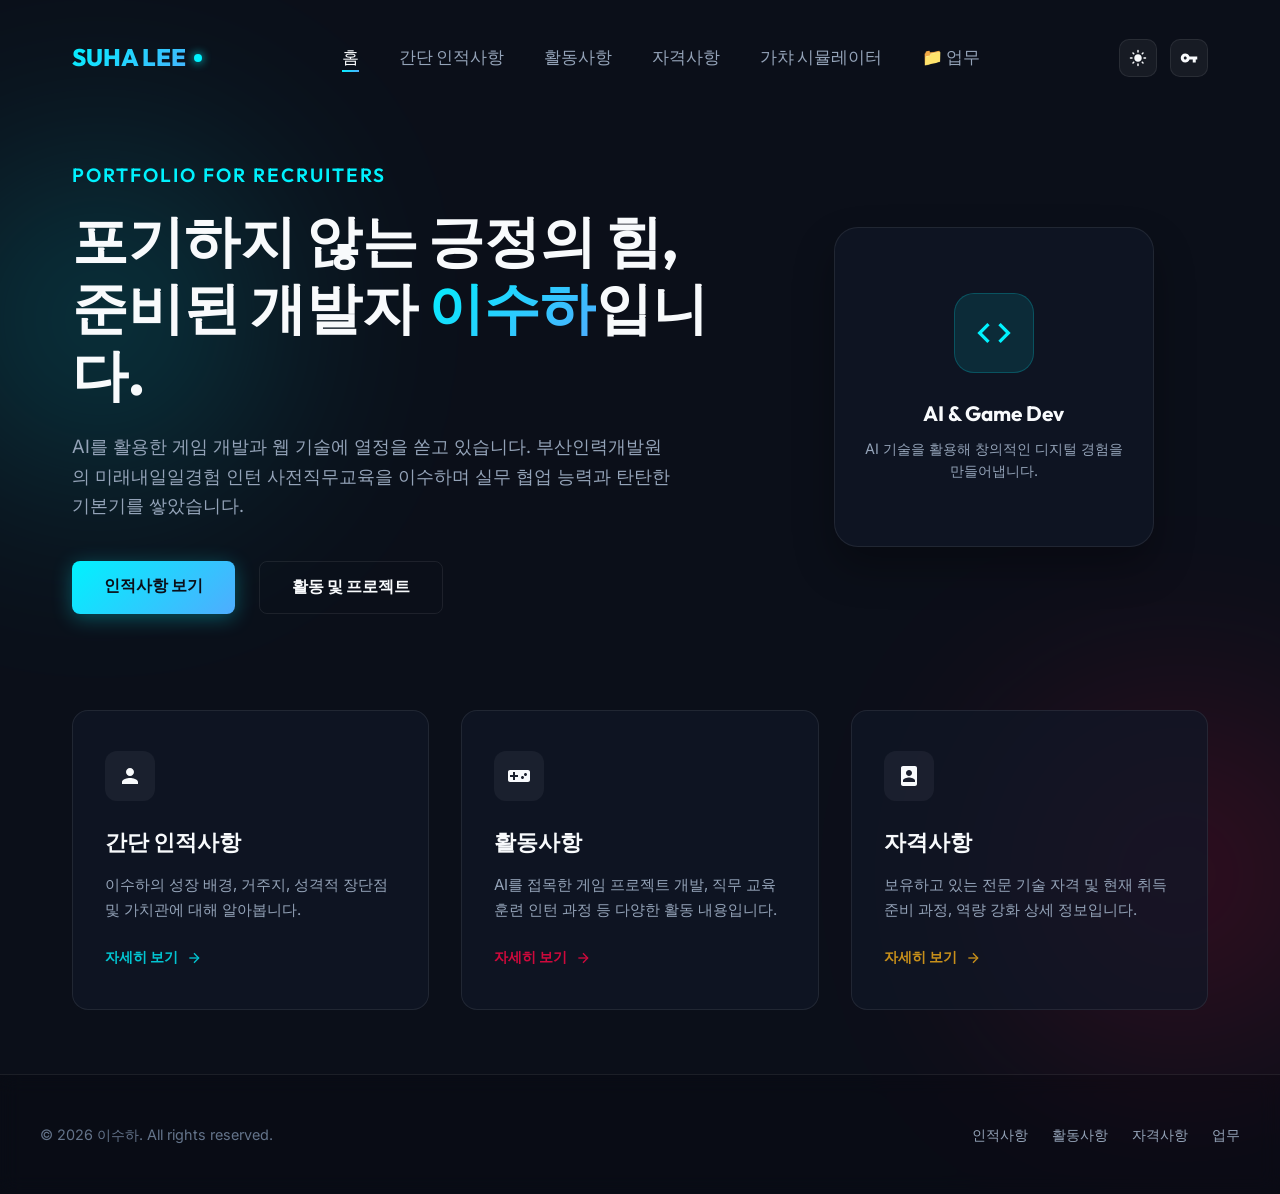
<file: index.html>
<!DOCTYPE html>
<html lang="ko">
<head>
    <meta charset="UTF-8">
    <meta name="viewport" content="width=device-width, initial-scale=1.0">
    <title>이수하 | 개인 포트폴리오</title>
    <meta name="description" content="AI 게임 개발과 웹 포트폴리오 구축을 좋아하는 긍정적이고 포기하지 않는 인재, 이수하의 취업용 포트폴리오입니다.">
    <link rel="stylesheet" href="style.css">
</head>
<body>
    <!-- Admin Mode Banner -->
    <div id="adminBanner" class="admin-banner">
        <span>🔒 관리자 모드가 활성화되어 있습니다.</span>
        <button id="adminBgPanelToggleBtn" class="admin-btn">배경 설정</button>
        <button id="adminLogoutBtn">로그아웃</button>
    </div>

    <!-- Floating Admin Background Panel -->
    <div id="adminBgPanel" class="admin-bg-panel">
        <h4>🎨 배경화면 설정</h4>
        
        <div class="panel-section">
            <h5>1. 이미지 업로드</h5>
            <button id="adminBgUploadBtn" class="admin-btn" style="width: 100%; margin-bottom: 0.5rem;">이미지 선택</button>
            <input type="file" id="adminBgInput" accept="image/*" style="display: none;">
        </div>
        
        <div class="panel-section">
            <h5>2. 단색 설정 (RGB)</h5>
            <div class="rgb-control">
                <label>R: <span id="rVal">11</span></label>
                <input type="range" id="rRange" min="0" max="255" value="11">
            </div>
            <div class="rgb-control">
                <label>G: <span id="gVal">15</span></label>
                <input type="range" id="gRange" min="0" max="255" value="15">
            </div>
            <div class="rgb-control">
                <label>B: <span id="bVal">25</span></label>
                <input type="range" id="bRange" min="0" max="255" value="25">
            </div>
            <div class="color-preview-row">
                <input type="color" id="colorPicker" value="#0b0f19">
                <span style="font-size:0.8rem; color:var(--text-secondary);">색상 선택기</span>
            </div>
        </div>
        
        <button id="adminBgResetBtn" class="admin-btn reset-btn" style="width: 100%; margin-top: 1rem; display: none;">설정 초기화</button>
    </div>

    <!-- Header/Nav -->
    <header>
        <div class="nav-container">
            <a href="index.html" class="logo">
                SUHA LEE <span class="logo-dot"></span>
            </a>
            <button class="menu-toggle" id="menuToggle" aria-label="메뉴 열기">
                <span></span>
                <span></span>
                <span></span>
            </button>
            <nav id="mainNav">
                <ul>
                    <li><a href="index.html" class="active">홈</a></li>
                    <li><a href="profile.html">간단 인적사항</a></li>
                    <li><a href="activities.html">활동사항</a></li>
                    <li><a href="certifications.html">자격사항</a></li>
                    <li><a href="gacha.html">가챠 시뮬레이터</a></li>
                    <li><a href="work.html">📁 업무</a></li>
                </ul>
            </nav>
            <div class="nav-controls">
                <button id="themeToggleBtn" class="theme-toggle-btn" aria-label="테마 변경">
                    <svg class="sun-icon" viewBox="0 0 24 24">
                        <path d="M12 7c-2.76 0-5 2.24-5 5s2.24 5 5 5 5-2.24 5-5-2.24-5-5-5zM2 13h2c.55 0 1-.45 1-1s-.45-1-1-1H2c-.55 0-1 .45-1 1s.45 1 1 1zm18 0h2c.55 0 1-.45 1-1s-.45-1-1-1h-2c-.55 0-1 .45-1 1s.45 1 1 1zM11 2v2c0 .55.45 1 1 1s1-.45 1-1V2c0-.55-.45-1-1-1s-1 .45-1 1zm0 18v2c0 .55.45 1 1 1s1-.45 1-1v-2c0-.55-.45-1-1-1s-1 .45-1 1zM5.99 4.58c-.39-.39-1.03-.39-1.41 0s-.39 1.03 0 1.41l1.06 1.06c.39.39 1.03.39 1.41 0s.39-1.03 0-1.41L5.99 4.58zm12.37 12.37c-.39-.39-1.03-.39-1.41 0s-.39 1.03 0 1.41l1.06 1.06c.39.39 1.03.39 1.41 0s.39-1.03 0-1.41l-1.06-1.06zm1.06-12.37c-.39-.39-1.03-.39-1.41 0l-1.06 1.06c-.39.39-.39 1.03 0 1.41s1.03.39 1.41 0l1.06-1.06c.39-.39.39-1.03 0-1.41zm-12.37 12.37c-.39-.39-1.03-.39-1.41 0l-1.06 1.06c-.39.39-.39 1.03 0 1.41s1.03.39 1.41 0l1.06-1.06c.39-.39.39-1.03 0-1.41z"/>
                    </svg>
                    <svg class="moon-icon" viewBox="0 0 24 24">
                        <path d="M12.3 22c5.07 0 9.2-3.79 9.7-8.68.13-1.27-1.12-2.19-2.22-1.57C17.7 12.98 15.42 13 14 13c-5.52 0-10-4.48-10-10 0-1.42.02-3.7.75-5.78.62-1.1-.3-2.35-1.57-2.22C3.79 3.8 2 7.93 2 13c0 5.52 4.48 10 10 10z"/>
                    </svg>
                </button>
                <button id="adminLoginBtn" class="admin-login-btn" aria-label="관리자 로그인">
                    <svg viewBox="0 0 24 24">
                        <path d="M12.65 10C11.83 7.67 9.61 6 7 6c-3.31 0-6 2.69-6 6s2.69 6 6 6c2.61 0 4.83-1.67 5.65-4H17v4h4v-4h2v-4H12.65zM7 14c-1.1 0-2-.9-2-2s.9-2 2-2 2 .9 2 2-.9 2-2 2z"/>
                    </svg>
                </button>
            </div>
        </div>
    </header>

    <!-- Main Content -->
    <main class="container">
        <section class="hero">
            <div class="hero-content fade-in-up">
                <span class="hero-subtitle">PORTFOLIO FOR RECRUITERS</span>
                <h1 class="hero-title">
                    포기하지 않는 긍정의 힘,<br>
                    준비된 개발자 <span>이수하</span>입니다.
                </h1>
                <p class="hero-desc">
                    AI를 활용한 게임 개발과 웹 기술에 열정을 쏟고 있습니다. 부산인력개발원의 미래내일일경험 인턴 사전직무교육을 이수하며 실무 협업 능력과 탄탄한 기본기를 쌓았습니다.
                </p>
                <div class="hero-buttons">
                    <a href="profile.html" class="btn btn-primary">인적사항 보기</a>
                    <a href="activities.html" class="btn btn-secondary">활동 및 프로젝트</a>
                </div>
            </div>

            <div class="hero-image-wrapper fade-in-up delay-1">
                <div class="hero-glow-card">
                    <div class="hero-icon-container">
                        <!-- Code Icon SVG -->
                        <svg viewBox="0 0 24 24">
                            <path d="M9.4 16.6L4.8 12l4.6-4.6L8 6l-6 6 6 6 1.4-1.4zm5.2 0l4.6-4.6-4.6-4.6L16 6l6 6-6 6-1.4-1.4z"/>
                        </svg>
                    </div>
                    <h3 style="font-family: var(--font-heading); margin-bottom: 0.5rem; font-size: 1.3rem;">AI & Game Dev</h3>
                    <p style="color: var(--text-secondary); font-size: 0.9rem; line-height: 1.5;">
                        AI 기술을 활용해 창의적인 디지털 경험을 만들어냅니다.
                    </p>
                </div>
            </div>
        </section>

        <!-- Dynamic Menu Grid -->
        <section class="home-info-grid fade-in-up delay-2">
            <!-- Profile Card -->
            <a href="profile.html" class="info-card">
                <div class="info-card-icon">
                    <!-- User Icon SVG -->
                    <svg viewBox="0 0 24 24">
                        <path d="M12 12c2.21 0 4-1.79 4-4s-1.79-4-4-4-4 1.79-4 4 1.79 4 4 4zm0 2c-2.67 0-8 1.34-8 4v2h16v-2c0-2.66-5.33-4-8-4z"/>
                    </svg>
                </div>
                <h3 class="info-card-title">간단 인적사항</h3>
                <p class="info-card-desc">이수하의 성장 배경, 거주지, 성격적 장단점 및 가치관에 대해 알아봅니다.</p>
                <div class="info-card-arrow">
                    자세히 보기 
                    <svg width="16" height="16" viewBox="0 0 24 24" fill="none" stroke="currentColor" stroke-width="2">
                        <line x1="5" y1="12" x2="19" y2="12"></line>
                        <polyline points="12 5 19 12 12 19"></polyline>
                    </svg>
                </div>
            </a>

            <!-- Activities Card -->
            <a href="activities.html" class="info-card alternate">
                <div class="info-card-icon">
                    <!-- Gamepad Icon SVG -->
                    <svg viewBox="0 0 24 24">
                        <path d="M21 6H3c-1.1 0-2 .9-2 2v8c0 1.1.9 2 2 2h18c1.1 0 2-.9 2-2V8c0-1.1-.9-2-2-2zm-10 7H8v3H6v-3H3v-2h3V8h2v3h3v2zm4.5 2c-.83 0-1.5-.67-1.5-1.5s.67-1.5 1.5-1.5 1.5.67 1.5 1.5-.67 1.5-1.5 1.5zm3-3c-.83 0-1.5-.67-1.5-1.5S17.67 9 18.5 9s1.5.67 1.5 1.5-.67 1.5-1.5 1.5z"/>
                    </svg>
                </div>
                <h3 class="info-card-title">활동사항</h3>
                <p class="info-card-desc">AI를 접목한 게임 프로젝트 개발, 직무 교육 훈련 인턴 과정 등 다양한 활동 내용입니다.</p>
                <div class="info-card-arrow">
                    자세히 보기 
                    <svg width="16" height="16" viewBox="0 0 24 24" fill="none" stroke="currentColor" stroke-width="2">
                        <line x1="5" y1="12" x2="19" y2="12"></line>
                        <polyline points="12 5 19 12 12 19"></polyline>
                    </svg>
                </div>
            </a>

            <!-- Certifications Card -->
            <a href="certifications.html" class="info-card alternate-accent">
                <div class="info-card-icon">
                    <!-- Certificate Award Icon SVG -->
                    <svg viewBox="0 0 24 24">
                        <path d="M18 2H6c-1.1 0-2 .9-2 2v16c0 1.1.9 2 2 2h12c1.1 0 2-.9 2-2V4c0-1.1-.9-2-2-2zm-6 4c1.66 0 3 1.34 3 3s-1.34 3-3 3-3-1.34-3-3 1.34-3 3-3zm6 12H6v-1.5c0-1.99 4-3 6-3s6 1.01 6 3V18z"/>
                    </svg>
                </div>
                <h3 class="info-card-title">자격사항</h3>
                <p class="info-card-desc">보유하고 있는 전문 기술 자격 및 현재 취득 준비 과정, 역량 강화 상세 정보입니다.</p>
                <div class="info-card-arrow">
                    자세히 보기 
                    <svg width="16" height="16" viewBox="0 0 24 24" fill="none" stroke="currentColor" stroke-width="2">
                        <line x1="5" y1="12" x2="19" y2="12"></line>
                        <polyline points="12 5 19 12 12 19"></polyline>
                    </svg>
                </div>
            </a>
        </section>
    </main>

    <!-- Footer -->
    <footer>
        <div class="footer-content">
            <p class="footer-copy">© 2026 이수하. All rights reserved.</p>
            <div class="footer-links">
                <a href="profile.html">인적사항</a>
                <a href="activities.html">활동사항</a>
                <a href="certifications.html">자격사항</a>
                <a href="work.html">업무</a>
            </div>
        </div>
    </footer>

    <!-- Admin Login Modal -->
    <div id="adminModal" class="modal-overlay">
        <div class="modal-content">
            <button class="modal-close" id="closeModal" aria-label="닫기">&times;</button>
            <div class="modal-header">
                <div class="modal-icon">
                    <svg viewBox="0 0 24 24">
                        <path d="M12.65 10C11.83 7.67 9.61 6 7 6c-3.31 0-6 2.69-6 6s2.69 6 6 6c2.61 0 4.83-1.67 5.65-4H17v4h4v-4h2v-4H12.65zM7 14c-1.1 0-2-.9-2-2s.9-2 2-2 2 .9 2 2-.9 2-2 2z"/>
                    </svg>
                </div>
                <h3>관리자 로그인</h3>
                <p>관리자 모드 활성화를 위해 비밀번호를 입력해주세요.</p>
            </div>
            <form id="adminLoginForm">
                <div class="form-group">
                    <label for="adminPassword">비밀번호</label>
                    <input type="password" id="adminPassword" placeholder="비밀번호를 입력하세요 (데모: admin123)" required>
                </div>
                <div id="loginError" class="login-error-msg">비밀번호가 알바르지 않습니다.</div>
                <button type="submit" class="btn btn-primary w-100">로그인</button>
            </form>
            <div id="loginSuccess" class="login-success-msg">
                <div class="success-icon">✓</div>
                <h4>로그인 성공!</h4>
                <p>관리자 세션이 활성화되었습니다.</p>
            </div>
        </div>
    </div>

    <script src="script.js"></script>
</body>
</html>
</file>
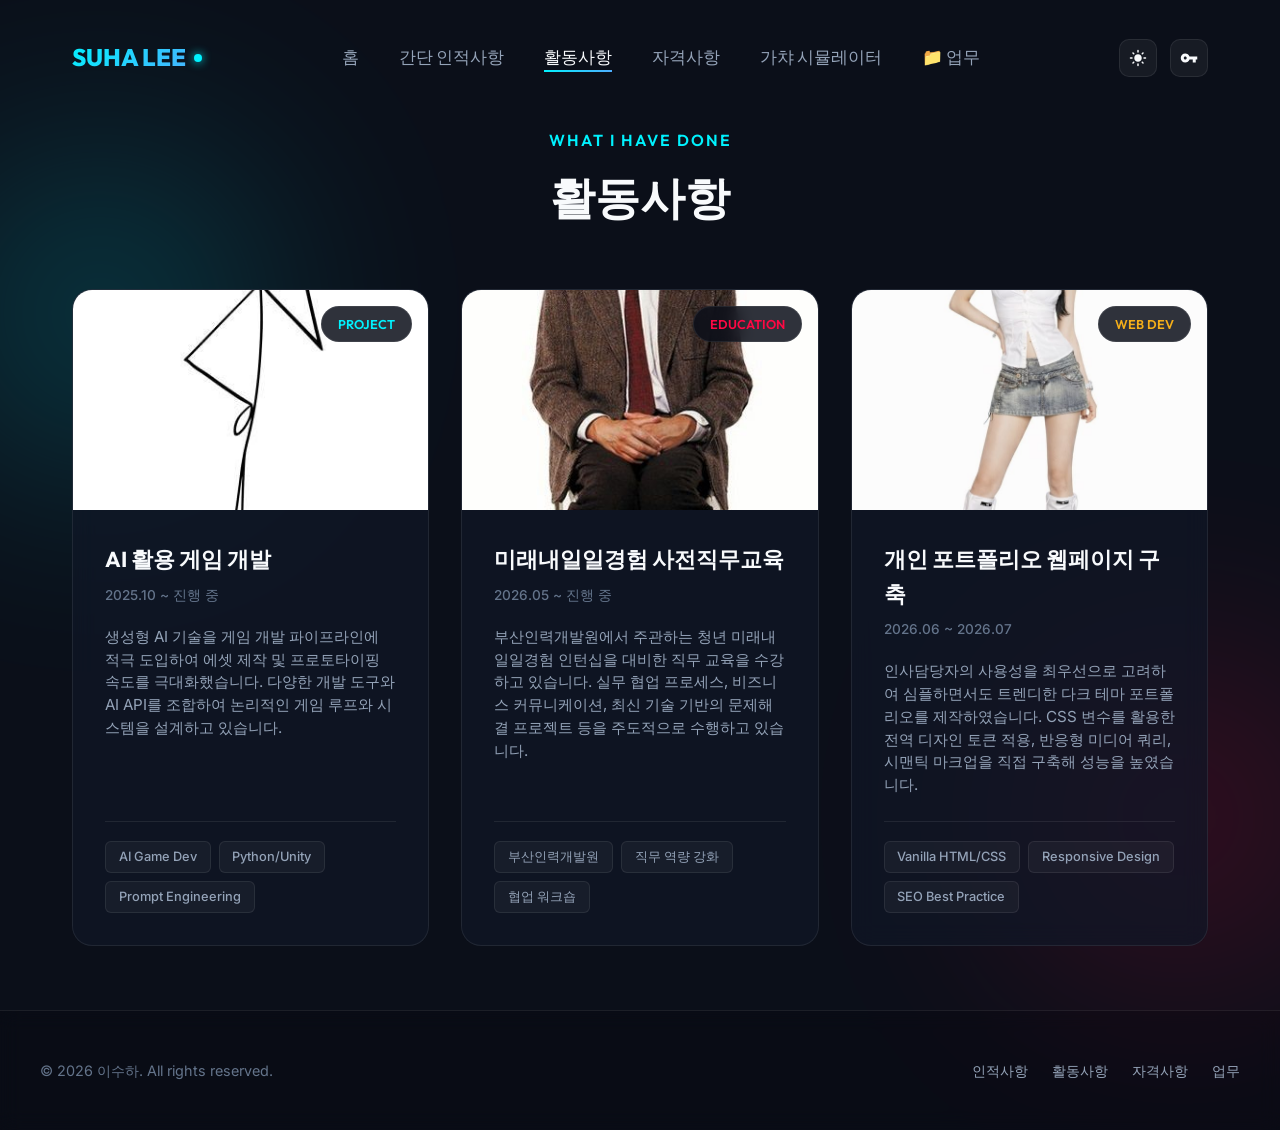
<file: activities.html>
<!DOCTYPE html>
<html lang="ko">
<head>
    <meta charset="UTF-8">
    <meta name="viewport" content="width=device-width, initial-scale=1.0">
    <title>활동사항 | 이수하 포트폴리오</title>
    <meta name="description" content="이수하의 게임 개발 프로젝트, 부산인력개발원 교육 훈련 과정, 웹 구축 경험 등의 활동 사항을 소개합니다.">
    <link rel="stylesheet" href="style.css">
</head>
<body>
    <!-- Admin Mode Banner -->
    <div id="adminBanner" class="admin-banner">
        <span>🔒 관리자 모드가 활성화되어 있습니다.</span>
        <button id="adminBgPanelToggleBtn" class="admin-btn">배경 설정</button>
        <button id="adminLogoutBtn">로그아웃</button>
    </div>

    <!-- Floating Admin Background Panel -->
    <div id="adminBgPanel" class="admin-bg-panel">
        <h4>🎨 배경화면 설정</h4>
        
        <div class="panel-section">
            <h5>1. 이미지 업로드</h5>
            <button id="adminBgUploadBtn" class="admin-btn" style="width: 100%; margin-bottom: 0.5rem;">이미지 선택</button>
            <input type="file" id="adminBgInput" accept="image/*" style="display: none;">
        </div>
        
        <div class="panel-section">
            <h5>2. 단색 설정 (RGB)</h5>
            <div class="rgb-control">
                <label>R: <span id="rVal">11</span></label>
                <input type="range" id="rRange" min="0" max="255" value="11">
            </div>
            <div class="rgb-control">
                <label>G: <span id="gVal">15</span></label>
                <input type="range" id="gRange" min="0" max="255" value="15">
            </div>
            <div class="rgb-control">
                <label>B: <span id="bVal">25</span></label>
                <input type="range" id="bRange" min="0" max="255" value="25">
            </div>
            <div class="color-preview-row">
                <input type="color" id="colorPicker" value="#0b0f19">
                <span style="font-size:0.8rem; color:var(--text-secondary);">색상 선택기</span>
            </div>
        </div>
        
        <button id="adminBgResetBtn" class="admin-btn reset-btn" style="width: 100%; margin-top: 1rem; display: none;">설정 초기화</button>
    </div>

    <!-- Header/Nav -->
    <header>
        <div class="nav-container">
            <a href="index.html" class="logo">
                SUHA LEE <span class="logo-dot"></span>
            </a>
            <button class="menu-toggle" id="menuToggle" aria-label="메뉴 열기">
                <span></span>
                <span></span>
                <span></span>
            </button>
            <nav id="mainNav">
                <ul>
                    <li><a href="index.html">홈</a></li>
                    <li><a href="profile.html">간단 인적사항</a></li>
                    <li><a href="activities.html" class="active">활동사항</a></li>
                    <li><a href="certifications.html">자격사항</a></li>
                    <li><a href="gacha.html">가챠 시뮬레이터</a></li>
                    <li><a href="work.html">📁 업무</a></li>
                </ul>
            </nav>
            <div class="nav-controls">
                <button id="themeToggleBtn" class="theme-toggle-btn" aria-label="테마 변경">
                    <svg class="sun-icon" viewBox="0 0 24 24">
                        <path d="M12 7c-2.76 0-5 2.24-5 5s2.24 5 5 5 5-2.24 5-5-2.24-5-5-5zM2 13h2c.55 0 1-.45 1-1s-.45-1-1-1H2c-.55 0-1 .45-1 1s.45 1 1 1zm18 0h2c.55 0 1-.45 1-1s-.45-1-1-1h-2c-.55 0-1 .45-1 1s.45 1 1 1zM11 2v2c0 .55.45 1 1 1s1-.45 1-1V2c0-.55-.45-1-1-1s-1 .45-1 1zm0 18v2c0 .55.45 1 1 1s1-.45 1-1v-2c0-.55-.45-1-1-1s-1 .45-1 1zM5.99 4.58c-.39-.39-1.03-.39-1.41 0s-.39 1.03 0 1.41l1.06 1.06c.39.39 1.03.39 1.41 0s.39-1.03 0-1.41L5.99 4.58zm12.37 12.37c-.39-.39-1.03-.39-1.41 0s-.39 1.03 0 1.41l1.06 1.06c.39.39 1.03.39 1.41 0s.39-1.03 0-1.41l-1.06-1.06zm1.06-12.37c-.39-.39-1.03-.39-1.41 0l-1.06 1.06c-.39.39-.39 1.03 0 1.41s1.03.39 1.41 0l1.06-1.06c.39-.39.39-1.03 0-1.41zm-12.37 12.37c-.39-.39-1.03-.39-1.41 0l-1.06 1.06c-.39.39-.39 1.03 0 1.41s1.03.39 1.41 0l1.06-1.06c.39-.39.39-1.03 0-1.41z"/>
                    </svg>
                    <svg class="moon-icon" viewBox="0 0 24 24">
                        <path d="M12.3 22c5.07 0 9.2-3.79 9.7-8.68.13-1.27-1.12-2.19-2.22-1.57C17.7 12.98 15.42 13 14 13c-5.52 0-10-4.48-10-10 0-1.42.02-3.7.75-5.78.62-1.1-.3-2.35-1.57-2.22C3.79 3.8 2 7.93 2 13c0 5.52 4.48 10 10 10z"/>
                    </svg>
                </button>
                <button id="adminLoginBtn" class="admin-login-btn" aria-label="관리자 로그인">
                    <svg viewBox="0 0 24 24">
                        <path d="M12.65 10C11.83 7.67 9.61 6 7 6c-3.31 0-6 2.69-6 6s2.69 6 6 6c2.61 0 4.83-1.67 5.65-4H17v4h4v-4h2v-4H12.65zM7 14c-1.1 0-2-.9-2-2s.9-2 2-2 2 .9 2 2-.9 2-2 2z"/>
                    </svg>
                </button>
            </div>
        </div>
    </header>

    <!-- Main Content -->
    <main class="container">
        <div class="section-title-area fade-in-up">
            <span class="section-subtitle">What I Have Done</span>
            <h2 class="section-title">활동사항</h2>
        </div>

        <div class="activities-grid">
            <!-- Activity 1: AI Game Dev -->
            <article class="activity-card fade-in-up delay-1">
                <div class="activity-image-wrapper">
                    <img src="img/img1.jpg" alt="AI를 활용한 게임 개발 프로젝트 이미지">
                    <span class="activity-badge">PROJECT</span>
                </div>
                <div class="activity-body">
                    <h3 class="activity-card-title">AI 활용 게임 개발</h3>
                    <span class="activity-period">2025.10 ~ 진행 중</span>
                    <p class="activity-desc">
                        생성형 AI 기술을 게임 개발 파이프라인에 적극 도입하여 에셋 제작 및 프로토타이핑 속도를 극대화했습니다. 다양한 개발 도구와 AI API를 조합하여 논리적인 게임 루프와 시스템을 설계하고 있습니다.
                    </p>
                    <div class="activity-tags">
                        <span class="activity-tag">AI Game Dev</span>
                        <span class="activity-tag">Python/Unity</span>
                        <span class="activity-tag">Prompt Engineering</span>
                    </div>
                </div>
            </article>

            <!-- Activity 2: Future Tomorrow Training -->
            <article class="activity-card alternate fade-in-up delay-2">
                <div class="activity-image-wrapper">
                    <img src="img/img3.jpg" alt="미래내일일경험 사전직무교육 훈련 이미지">
                    <span class="activity-badge">EDUCATION</span>
                </div>
                <div class="activity-body">
                    <h3 class="activity-card-title">미래내일일경험 사전직무교육</h3>
                    <span class="activity-period">2026.05 ~ 진행 중</span>
                    <p class="activity-desc">
                        부산인력개발원에서 주관하는 청년 미래내일일경험 인턴십을 대비한 직무 교육을 수강하고 있습니다. 실무 협업 프로세스, 비즈니스 커뮤니케이션, 최신 기술 기반의 문제해결 프로젝트 등을 주도적으로 수행하고 있습니다.
                    </p>
                    <div class="activity-tags">
                        <span class="activity-tag">부산인력개발원</span>
                        <span class="activity-tag">직무 역량 강화</span>
                        <span class="activity-tag">협업 워크숍</span>
                    </div>
                </div>
            </article>

            <!-- Activity 3: Personal Web Portfolio -->
            <article class="activity-card accent fade-in-up delay-3">
                <div class="activity-image-wrapper">
                    <img src="img/img2.jpg" alt="개인 포트폴리오 웹페이지 구축 이미지">
                    <span class="activity-badge">WEB DEV</span>
                </div>
                <div class="activity-body">
                    <h3 class="activity-card-title">개인 포트폴리오 웹페이지 구축</h3>
                    <span class="activity-period">2026.06 ~ 2026.07</span>
                    <p class="activity-desc">
                        인사담당자의 사용성을 최우선으로 고려하여 심플하면서도 트렌디한 다크 테마 포트폴리오를 제작하였습니다. CSS 변수를 활용한 전역 디자인 토큰 적용, 반응형 미디어 쿼리, 시맨틱 마크업을 직접 구축해 성능을 높였습니다.
                    </p>
                    <div class="activity-tags">
                        <span class="activity-tag">Vanilla HTML/CSS</span>
                        <span class="activity-tag">Responsive Design</span>
                        <span class="activity-tag">SEO Best Practice</span>
                    </div>
                </div>
            </article>
        </div>
    </main>

    <!-- Footer -->
    <footer>
        <div class="footer-content">
            <p class="footer-copy">© 2026 이수하. All rights reserved.</p>
            <div class="footer-links">
                <a href="profile.html">인적사항</a>
                <a href="activities.html">활동사항</a>
                <a href="certifications.html">자격사항</a>
                <a href="work.html">업무</a>
            </div>
        </div>
    <!-- Admin Login Modal -->
    <div id="adminModal" class="modal-overlay">
        <div class="modal-content">
            <button class="modal-close" id="closeModal" aria-label="닫기">&times;</button>
            <div class="modal-header">
                <div class="modal-icon">
                    <svg viewBox="0 0 24 24">
                        <path d="M12.65 10C11.83 7.67 9.61 6 7 6c-3.31 0-6 2.69-6 6s2.69 6 6 6c2.61 0 4.83-1.67 5.65-4H17v4h4v-4h2v-4H12.65zM7 14c-1.1 0-2-.9-2-2s.9-2 2-2 2 .9 2 2-.9 2-2 2z"/>
                    </svg>
                </div>
                <h3>관리자 로그인</h3>
                <p>관리자 모드 활성화를 위해 비밀번호를 입력해주세요.</p>
            </div>
            <form id="adminLoginForm">
                <div class="form-group">
                    <label for="adminPassword">비밀번호</label>
                    <input type="password" id="adminPassword" placeholder="비밀번호를 입력하세요 (데모: admin123)" required>
                </div>
                <div id="loginError" class="login-error-msg">비밀번호가 올바르지 않습니다.</div>
                <button type="submit" class="btn btn-primary w-100">로그인</button>
            </form>
            <div id="loginSuccess" class="login-success-msg">
                <div class="success-icon">✓</div>
                <h4>로그인 성공!</h4>
                <p>관리자 세션이 활성화되었습니다.</p>
            </div>
        </div>
    </div>

    <script src="script.js"></script>
</body>
</html>
</file>
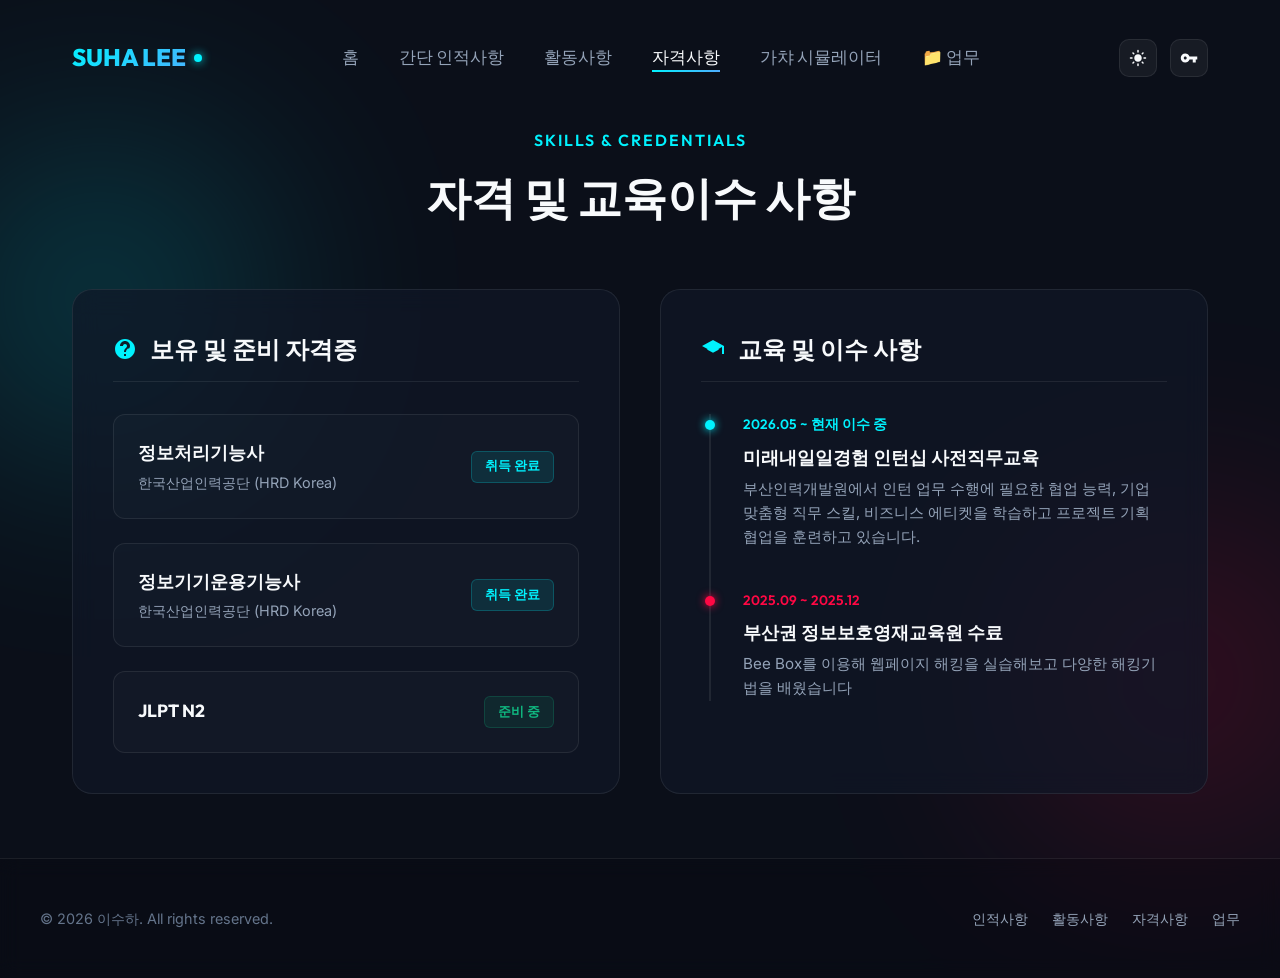
<file: certifications.html>
<!DOCTYPE html>
<html lang="ko">
<head>
    <meta charset="UTF-8">
    <meta name="viewport" content="width=device-width, initial-scale=1.0">
    <title>자격사항 | 이수하 포트폴리오</title>
    <meta name="description" content="이수하의 취득 자격증 현황과 교육 훈련 과정 이수 내역을 확인하실 수 있습니다.">
    <link rel="stylesheet" href="style.css">
</head>
<body>
    <!-- Admin Mode Banner -->
    <div id="adminBanner" class="admin-banner">
        <span>🔒 관리자 모드가 활성화되어 있습니다.</span>
        <button id="adminBgPanelToggleBtn" class="admin-btn">배경 설정</button>
        <button id="adminLogoutBtn">로그아웃</button>
    </div>

    <!-- Floating Admin Background Panel -->
    <div id="adminBgPanel" class="admin-bg-panel">
        <h4>🎨 배경화면 설정</h4>
        
        <div class="panel-section">
            <h5>1. 이미지 업로드</h5>
            <button id="adminBgUploadBtn" class="admin-btn" style="width: 100%; margin-bottom: 0.5rem;">이미지 선택</button>
            <input type="file" id="adminBgInput" accept="image/*" style="display: none;">
        </div>
        
        <div class="panel-section">
            <h5>2. 단색 설정 (RGB)</h5>
            <div class="rgb-control">
                <label>R: <span id="rVal">11</span></label>
                <input type="range" id="rRange" min="0" max="255" value="11">
            </div>
            <div class="rgb-control">
                <label>G: <span id="gVal">15</span></label>
                <input type="range" id="gRange" min="0" max="255" value="15">
            </div>
            <div class="rgb-control">
                <label>B: <span id="bVal">25</span></label>
                <input type="range" id="bRange" min="0" max="255" value="25">
            </div>
            <div class="color-preview-row">
                <input type="color" id="colorPicker" value="#0b0f19">
                <span style="font-size:0.8rem; color:var(--text-secondary);">색상 선택기</span>
            </div>
        </div>
        
        <button id="adminBgResetBtn" class="admin-btn reset-btn" style="width: 100%; margin-top: 1rem; display: none;">설정 초기화</button>
    </div>

    <!-- Header/Nav -->
    <header>
        <div class="nav-container">
            <a href="index.html" class="logo">
                SUHA LEE <span class="logo-dot"></span>
            </a>
            <button class="menu-toggle" id="menuToggle" aria-label="메뉴 열기">
                <span></span>
                <span></span>
                <span></span>
            </button>
            <nav id="mainNav">
                <ul>
                    <li><a href="index.html">홈</a></li>
                    <li><a href="profile.html">간단 인적사항</a></li>
                    <li><a href="activities.html">활동사항</a></li>
                    <li><a href="certifications.html" class="active">자격사항</a></li>
                    <li><a href="gacha.html">가챠 시뮬레이터</a></li>
                    <li><a href="work.html">📁 업무</a></li>
                </ul>
            </nav>
            <div class="nav-controls">
                <button id="themeToggleBtn" class="theme-toggle-btn" aria-label="테마 변경">
                    <svg class="sun-icon" viewBox="0 0 24 24">
                        <path d="M12 7c-2.76 0-5 2.24-5 5s2.24 5 5 5 5-2.24 5-5-2.24-5-5-5zM2 13h2c.55 0 1-.45 1-1s-.45-1-1-1H2c-.55 0-1 .45-1 1s.45 1 1 1zm18 0h2c.55 0 1-.45 1-1s-.45-1-1-1h-2c-.55 0-1 .45-1 1s.45 1 1 1zM11 2v2c0 .55.45 1 1 1s1-.45 1-1V2c0-.55-.45-1-1-1s-1 .45-1 1zm0 18v2c0 .55.45 1 1 1s1-.45 1-1v-2c0-.55-.45-1-1-1s-1 .45-1 1zM5.99 4.58c-.39-.39-1.03-.39-1.41 0s-.39 1.03 0 1.41l1.06 1.06c.39.39 1.03.39 1.41 0s.39-1.03 0-1.41L5.99 4.58zm12.37 12.37c-.39-.39-1.03-.39-1.41 0s-.39 1.03 0 1.41l1.06 1.06c.39.39 1.03.39 1.41 0s.39-1.03 0-1.41l-1.06-1.06zm1.06-12.37c-.39-.39-1.03-.39-1.41 0l-1.06 1.06c-.39.39-.39 1.03 0 1.41s1.03.39 1.41 0l1.06-1.06c.39-.39.39-1.03 0-1.41zm-12.37 12.37c-.39-.39-1.03-.39-1.41 0l-1.06 1.06c-.39.39-.39 1.03 0 1.41s1.03.39 1.41 0l1.06-1.06c.39-.39.39-1.03 0-1.41z"/>
                    </svg>
                    <svg class="moon-icon" viewBox="0 0 24 24">
                        <path d="M12.3 22c5.07 0 9.2-3.79 9.7-8.68.13-1.27-1.12-2.19-2.22-1.57C17.7 12.98 15.42 13 14 13c-5.52 0-10-4.48-10-10 0-1.42.02-3.7.75-5.78.62-1.1-.3-2.35-1.57-2.22C3.79 3.8 2 7.93 2 13c0 5.52 4.48 10 10 10z"/>
                    </svg>
                </button>
                <button id="adminLoginBtn" class="admin-login-btn" aria-label="관리자 로그인">
                    <svg viewBox="0 0 24 24">
                        <path d="M12.65 10C11.83 7.67 9.61 6 7 6c-3.31 0-6 2.69-6 6s2.69 6 6 6c2.61 0 4.83-1.67 5.65-4H17v4h4v-4h2v-4H12.65zM7 14c-1.1 0-2-.9-2-2s.9-2 2-2 2 .9 2 2-.9 2-2 2z"/>
                    </svg>
                </button>
            </div>
        </div>
    </header>

    <!-- Main Content -->
    <main class="container">
        <div class="section-title-area fade-in-up">
            <span class="section-subtitle">Skills & Credentials</span>
            <h2 class="section-title">자격 및 교육이수 사항</h2>
        </div>

        <div class="cert-grid">
            <!-- Left: Qualifications/Certifications List -->
            <section class="cert-section fade-in-up delay-1">
                <h3 class="cert-section-title">
                    <svg viewBox="0 0 24 24">
                        <path d="M12 2C6.48 2 2 6.48 2 12s4.48 10 10 10 10-4.48 10-10S17.52 2 12 2zm1 17h-2v-2h2v2zm2.07-7.75l-.9.92C13.45 12.9 13 13.5 13 15h-2v-.5c0-1.1.45-2.1 1.17-2.83l1.24-1.26c.37-.36.59-.86.59-1.41 0-1.1-.9-2-2-2s-2 .9-2 2H7c0-2.76 2.24-5 5-5s5 2.24 5 5c0 1.04-.42 1.99-1.07 2.75z"/>
                    </svg>
                    보유 및 준비 자격증
                </h3>
                <div class="cert-list">
                    <!-- Cert 1 -->
                    <div class="cert-item">
                        <div class="cert-item-details">
                            <span class="cert-item-title">정보처리기능사</span>
                            <span class="cert-item-issuer">한국산업인력공단 (HRD Korea)</span>
                        </div>
                        <span class="cert-status-badge">취득 완료</span>
                    </div>

                    <!-- Cert 2 -->
                    <div class="cert-item">
                        <div class="cert-item-details">
                            <span class="cert-item-title">정보기기운용기능사</span>
                            <span class="cert-item-issuer">한국산업인력공단 (HRD Korea)</span>
                        </div>
                        <span class="cert-status-badge">취득 완료</span>
                    </div>

                    <!-- Cert 3 -->
                    <div class="cert-item">
                        <div class="cert-item-details">
                            <span class="cert-item-title">JLPT N2</span>
                        </div>
                        <span class="cert-status-badge complete">준비 중</span>
                    </div>
                </div>
            </section>

            <!-- Right: Training & Education Timeline -->
            <section class="cert-section fade-in-up delay-2">
                <h3 class="cert-section-title">
                    <svg viewBox="0 0 24 24">
                        <path d="M12 3L1 9l11 6 9-4.91V17h2V9L12 3zM5.89 12.5L12 15.82l6.11-3.32L12 9.18l-6.11 3.32z"/>
                    </svg>
                    교육 및 이수 사항
                </h3>
                <div class="education-timeline">
                    <!-- Edu 1 -->
                    <div class="edu-item">
                        <div class="edu-marker"></div>
                        <div class="edu-period">2026.05 ~ 현재 이수 중</div>
                        <div class="edu-title">미래내일일경험 인턴십 사전직무교육</div>
                        <div class="edu-desc">
                            부산인력개발원에서 인턴 업무 수행에 필요한 협업 능력, 기업 맞춤형 직무 스킬, 비즈니스 에티켓을 학습하고 프로젝트 기획 협업을 훈련하고 있습니다.
                        </div>
                    </div>

                    <!-- Edu 2 -->
                    <div class="edu-item">
                        <div class="edu-marker"></div>
                        <div class="edu-period">2025.09 ~ 2025.12</div>
                        <div class="edu-title">부산권 정보보호영재교육원 수료</div>
                        <div class="edu-desc">
                            Bee Box를 이용해 웹페이지 해킹을 실습해보고 다양한 해킹기법을 배웠습니다
                        </div>
                    </div>
                </div>
            </section>
        </div>
    </main>

    <!-- Footer -->
    <footer>
        <div class="footer-content">
            <p class="footer-copy">© 2026 이수하. All rights reserved.</p>
            <div class="footer-links">
                <a href="profile.html">인적사항</a>
                <a href="activities.html">활동사항</a>
                <a href="certifications.html">자격사항</a>
                <a href="work.html">업무</a>
            </div>
        </div>
    <!-- Admin Login Modal -->
    <div id="adminModal" class="modal-overlay">
        <div class="modal-content">
            <button class="modal-close" id="closeModal" aria-label="닫기">&times;</button>
            <div class="modal-header">
                <div class="modal-icon">
                    <svg viewBox="0 0 24 24">
                        <path d="M12.65 10C11.83 7.67 9.61 6 7 6c-3.31 0-6 2.69-6 6s2.69 6 6 6c2.61 0 4.83-1.67 5.65-4H17v4h4v-4h2v-4H12.65zM7 14c-1.1 0-2-.9-2-2s.9-2 2-2 2 .9 2 2-.9 2-2 2z"/>
                    </svg>
                </div>
                <h3>관리자 로그인</h3>
                <p>관리자 모드 활성화를 위해 비밀번호를 입력해주세요.</p>
            </div>
            <form id="adminLoginForm">
                <div class="form-group">
                    <label for="adminPassword">비밀번호</label>
                    <input type="password" id="adminPassword" placeholder="비밀번호를 입력하세요 (데모: admin123)" required>
                </div>
                <div id="loginError" class="login-error-msg">비밀번호가 올바르지 않습니다.</div>
                <button type="submit" class="btn btn-primary w-100">로그인</button>
            </form>
            <div id="loginSuccess" class="login-success-msg">
                <div class="success-icon">✓</div>
                <h4>로그인 성공!</h4>
                <p>관리자 세션이 활성화되었습니다.</p>
            </div>
        </div>
    </div>

    <script src="script.js"></script>
</body>
</html>
</file>
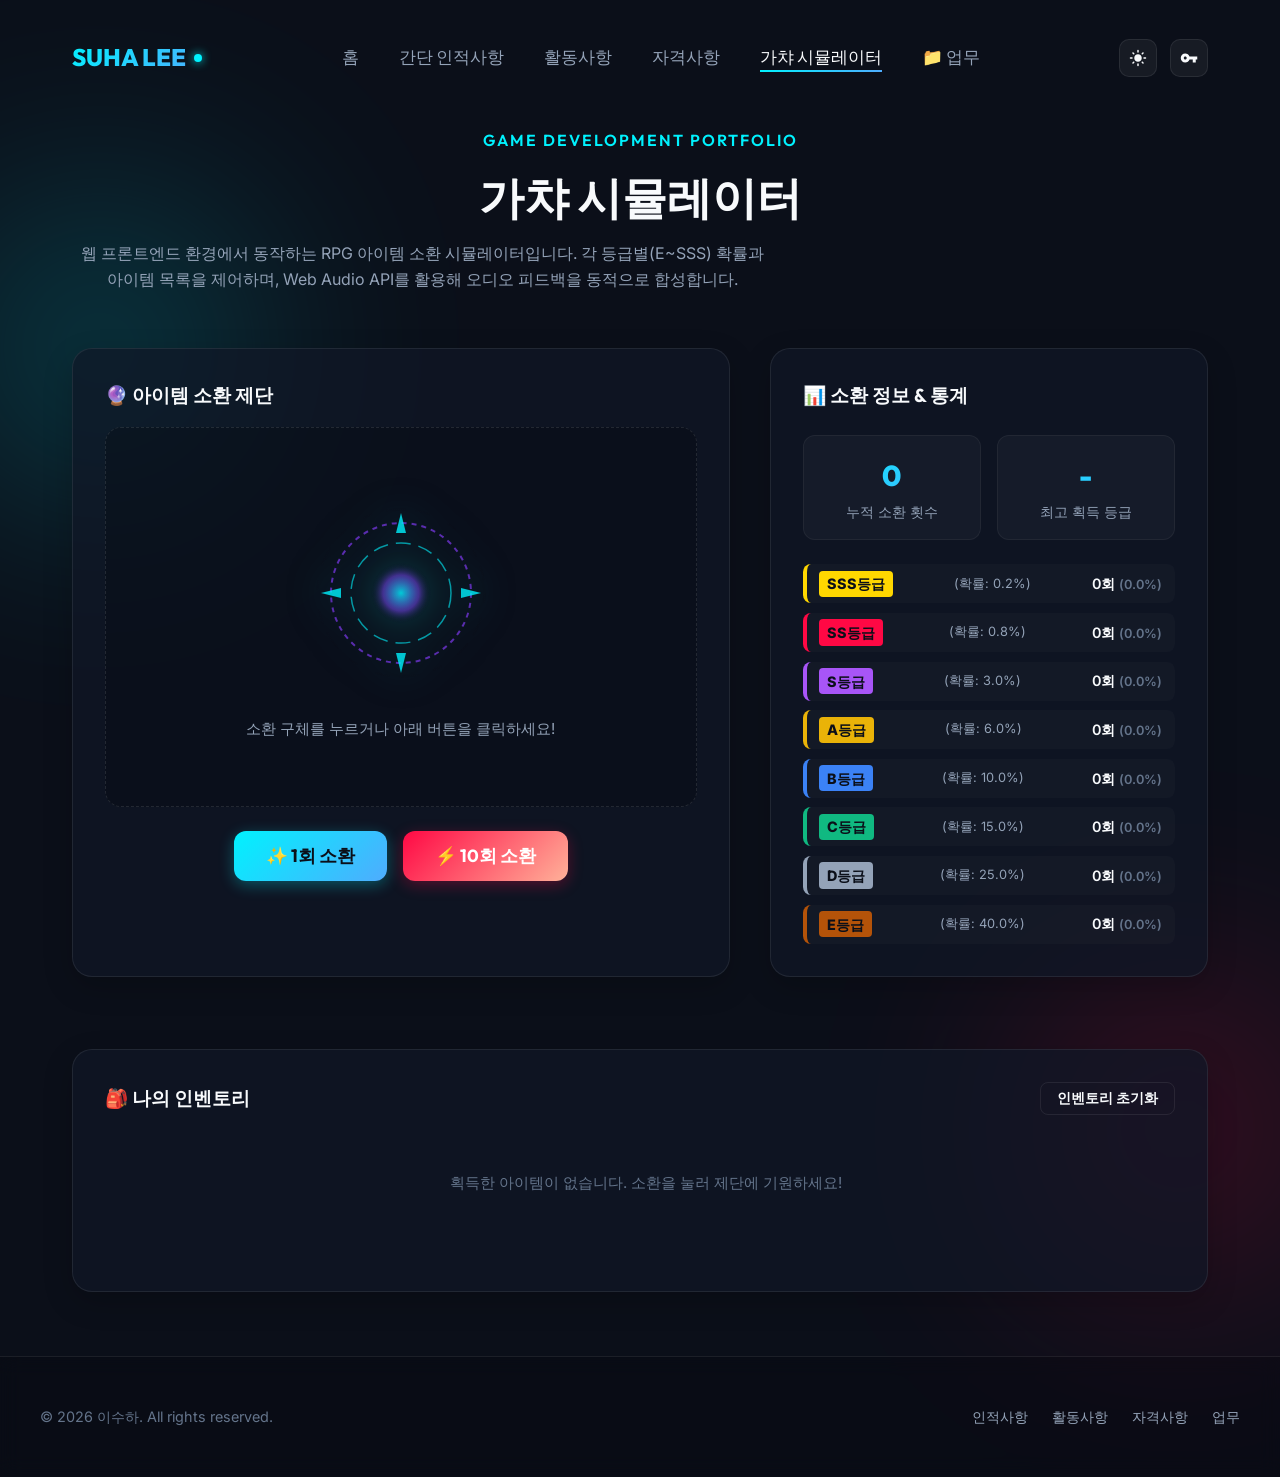
<file: gacha.html>
<!DOCTYPE html>
<html lang="ko">
<head>
    <meta charset="UTF-8">
    <meta name="viewport" content="width=device-width, initial-scale=1.0">
    <title>가챠 시뮬레이터 | 이수하 포트폴리오</title>
    <meta name="description" content="이수하가 개발한 AI 게임 연계형 웹 아이템 가챠 시뮬레이터 데모 페이지입니다.">
    <link rel="stylesheet" href="style.css">
    <style>
        /* Gacha Page Specific Custom Styles */
        .gacha-container {
            display: grid;
            grid-template-columns: 1.2fr 0.8fr;
            gap: 2.5rem;
            margin-top: 2rem;
        }

        @media (max-width: 992px) {
            .gacha-container {
                grid-template-columns: 1fr;
            }
        }

        .gacha-panel, .stats-panel, .inventory-panel {
            background: var(--card-bg);
            border: 1px solid var(--card-border);
            border-radius: 20px;
            padding: 2rem;
            backdrop-filter: blur(12px);
            position: relative;
            overflow: hidden;
            box-shadow: 0 10px 30px rgba(0,0,0,0.2);
        }

        .gacha-altar {
            display: flex;
            flex-direction: column;
            align-items: center;
            justify-content: center;
            min-height: 380px;
            position: relative;
            background: rgba(0, 0, 0, 0.2);
            border-radius: 16px;
            border: 1px dashed rgba(255, 255, 255, 0.1);
            margin-bottom: 1.5rem;
        }

        /* Altar Summon Portal SVG Animation */
        .portal-svg {
            width: 200px;
            height: 200px;
            filter: drop-shadow(0 0 20px rgba(0, 242, 254, 0.5));
            cursor: pointer;
            transition: transform 0.3s ease;
        }

        .portal-svg:hover {
            transform: scale(1.05);
        }

        .portal-svg.spinning {
            animation: spinPortal 1.5s infinite linear, pulsePortal 0.5s infinite alternate;
        }

        @keyframes spinPortal {
            0% { transform: rotate(0deg); }
            100% { transform: rotate(360deg); }
        }

        @keyframes pulsePortal {
            0% { filter: drop-shadow(0 0 20px rgba(0, 242, 254, 0.5)); }
            100% { filter: drop-shadow(0 0 45px rgba(255, 8, 68, 0.8)); }
        }

        .gacha-buttons {
            display: flex;
            gap: 1rem;
            width: 100%;
            justify-content: center;
        }

        .gacha-btn {
            padding: 0.8rem 2rem;
            font-size: 1.1rem;
            font-weight: 700;
            border-radius: 12px;
            cursor: pointer;
            transition: var(--transition);
            font-family: var(--font-heading);
            display: flex;
            align-items: center;
            gap: 0.5rem;
            border: none;
        }

        .btn-summon-1 {
            background: var(--primary-gradient);
            color: #0b0f19;
            box-shadow: 0 4px 15px rgba(0, 242, 254, 0.3);
        }

        .btn-summon-10 {
            background: var(--secondary-gradient);
            color: #ffffff;
            box-shadow: 0 4px 15px rgba(255, 8, 68, 0.3);
        }

        .gacha-btn:hover {
            transform: translateY(-3px);
            box-shadow: 0 8px 25px rgba(255,255,255,0.15);
        }

        /* Stats grid */
        .stats-grid {
            display: grid;
            grid-template-columns: repeat(2, 1fr);
            gap: 1rem;
            margin-top: 1.5rem;
        }

        .stat-card {
            background: rgba(255, 255, 255, 0.03);
            border: 1px solid rgba(255, 255, 255, 0.05);
            border-radius: 12px;
            padding: 1rem;
            text-align: center;
        }

        .stat-val {
            font-size: 1.8rem;
            font-weight: 800;
            font-family: var(--font-heading);
            background: var(--primary-gradient);
            -webkit-background-clip: text;
            -webkit-text-fill-color: transparent;
        }

        .stat-lbl {
            font-size: 0.85rem;
            color: var(--text-secondary);
            margin-top: 0.2rem;
        }

        /* Grade distribution list */
        .rates-list {
            margin-top: 1.5rem;
            display: flex;
            flex-direction: column;
            gap: 0.6rem;
        }

        .rate-row {
            display: flex;
            justify-content: space-between;
            align-items: center;
            font-size: 0.9rem;
            padding: 0.4rem 0.8rem;
            border-radius: 8px;
            background: rgba(255, 255, 255, 0.02);
            border-left: 4px solid var(--grade-color, #ccc);
        }

        .rate-badge {
            font-weight: 800;
            padding: 0.1rem 0.5rem;
            border-radius: 4px;
            color: #0b0f19;
            background: var(--grade-color, #ccc);
        }

        /* Grade color definitions */
        .grade-sss { --grade-color: #ffd700; --glow-color: rgba(255, 215, 0, 0.6); }
        .grade-ss { --grade-color: #ff0844; --glow-color: rgba(255, 8, 68, 0.6); }
        .grade-s { --grade-color: #a855f7; --glow-color: rgba(168, 85, 247, 0.6); }
        .grade-a { --grade-color: #eab308; --glow-color: rgba(234, 179, 8, 0.6); }
        .grade-b { --grade-color: #3b82f6; --glow-color: rgba(59, 130, 246, 0.6); }
        .grade-c { --grade-color: #10b981; --glow-color: rgba(16, 185, 129, 0.6); }
        .grade-d { --grade-color: #94a3b8; --glow-color: rgba(148, 163, 184, 0.6); }
        .grade-e { --grade-color: #b45309; --glow-color: rgba(180, 83, 9, 0.6); }

        .grade-sss-text { color: #ffd700; text-shadow: 0 0 10px rgba(255,215,0,0.5); font-weight: 800; }
        .grade-ss-text { color: #ff0844; text-shadow: 0 0 10px rgba(255,8,68,0.5); font-weight: 800; }
        .grade-s-text { color: #a855f7; text-shadow: 0 0 10px rgba(168,85,247,0.5); font-weight: 800; }
        .grade-a-text { color: #eab308; font-weight: 700; }
        .grade-b-text { color: #3b82f6; font-weight: 700; }
        .grade-c-text { color: #10b981; font-weight: 700; }
        .grade-d-text { color: #94a3b8; }
        .grade-e-text { color: #b45309; }

        /* Inventory style */
        .inventory-panel {
            grid-column: span 2;
            margin-top: 2rem;
        }

        @media (max-width: 992px) {
            .inventory-panel {
                grid-column: span 1;
            }
        }

        .inv-header {
            display: flex;
            justify-content: space-between;
            align-items: center;
            margin-bottom: 1.5rem;
        }

        .inv-grid {
            display: grid;
            grid-template-columns: repeat(auto-fill, minmax(130px, 1fr));
            gap: 1.2rem;
            min-height: 120px;
        }

        .item-card {
            background: rgba(255, 255, 255, 0.03);
            border: 1px solid var(--card-border);
            border-radius: 12px;
            padding: 1rem 0.5rem;
            text-align: center;
            position: relative;
            transition: var(--transition);
            display: flex;
            flex-direction: column;
            align-items: center;
            box-shadow: 0 4px 10px rgba(0,0,0,0.1);
        }

        .item-card:hover {
            transform: translateY(-5px);
            border-color: var(--grade-color);
            box-shadow: 0 8px 20px var(--glow-color);
        }

        .item-card-grade {
            position: absolute;
            top: 8px;
            right: 8px;
            font-size: 0.75rem;
            font-weight: 900;
            background: var(--grade-color);
            color: #0b0f19;
            padding: 0.15rem 0.4rem;
            border-radius: 4px;
            line-height: 1;
        }

        .item-card-icon {
            width: 60px;
            height: 60px;
            margin-bottom: 0.8rem;
            display: flex;
            align-items: center;
            justify-content: center;
            filter: drop-shadow(0 0 5px var(--glow-color));
        }

        .item-card-icon svg {
            width: 100%;
            height: 100%;
            fill: var(--grade-color);
        }

        .item-card-name {
            font-size: 0.85rem;
            font-weight: 600;
            color: var(--text-primary);
            white-space: nowrap;
            overflow: hidden;
            text-overflow: ellipsis;
            width: 100%;
            margin-bottom: 0.2rem;
        }

        .item-card-count {
            font-size: 0.75rem;
            color: var(--text-muted);
        }

        /* Summon Modal Overlay (For reveal animation) */
        .summon-overlay {
            display: none;
            position: fixed;
            top: 0;
            left: 0;
            width: 100%;
            height: 100%;
            background: rgba(7, 10, 18, 0.95);
            z-index: 2000;
            align-items: center;
            justify-content: center;
            flex-direction: column;
            opacity: 0;
            transition: opacity 0.5s ease;
        }

        .summon-overlay.open {
            display: flex;
            opacity: 1;
        }

        .reveal-container {
            perspective: 1000px;
            width: 320px;
            height: 450px;
            margin-bottom: 2rem;
        }

        .reveal-card {
            width: 100%;
            height: 100%;
            position: relative;
            transform-style: preserve-3d;
            transition: transform 0.8s cubic-bezier(0.175, 0.885, 0.32, 1.275);
            cursor: pointer;
        }

        .reveal-card.flipped {
            transform: rotateY(180deg);
        }

        .card-front, .card-back {
            position: absolute;
            width: 100%;
            height: 100%;
            backface-visibility: hidden;
            border-radius: 24px;
            border: 2px solid var(--card-border);
            display: flex;
            flex-direction: column;
            align-items: center;
            justify-content: center;
            padding: 2rem;
            box-shadow: 0 15px 45px rgba(0,0,0,0.5);
        }

        /* Card Back (Shown first, default look) */
        .card-back {
            background: linear-gradient(135deg, #111827 0%, #0b0f19 100%);
            border-color: #00f2fe;
            box-shadow: 0 0 25px rgba(0, 242, 254, 0.3);
        }

        .card-back-symbol {
            width: 120px;
            height: 120px;
            fill: #00f2fe;
            animation: pulseSymbol 2s infinite alternate;
        }

        @keyframes pulseSymbol {
            0% { transform: scale(1); filter: drop-shadow(0 0 5px rgba(0, 242, 254, 0.4)); }
            100% { transform: scale(1.05); filter: drop-shadow(0 0 15px rgba(0, 242, 254, 0.7)); }
        }

        /* Card Front (Revealed item) */
        .card-front {
            background: linear-gradient(135deg, #1f2937 0%, #111827 100%);
            transform: rotateY(180deg);
            border-color: var(--grade-color);
            box-shadow: 0 0 35px var(--glow-color);
        }

        /* Cosmic background for SSS */
        .card-front.sss-cosmic {
            background: radial-gradient(circle at center, #111827 0%, #020617 100%), 
                        repeating-conic-gradient(from 0deg, rgba(255,215,0,0.1) 0deg 30deg, transparent 30deg 60deg);
            animation: sssGlory 3s infinite linear;
        }

        @keyframes sssGlory {
            0% { filter: hue-rotate(0deg); }
            100% { filter: hue-rotate(360deg); }
        }

        .reveal-grade-badge {
            font-size: 1.1rem;
            font-weight: 900;
            background: var(--grade-color);
            color: #0b0f19;
            padding: 0.3rem 1.2rem;
            border-radius: 6px;
            box-shadow: 0 0 10px var(--glow-color);
            margin-bottom: 1.5rem;
            font-family: var(--font-heading);
        }

        .reveal-icon {
            width: 120px;
            height: 120px;
            margin-bottom: 2rem;
            filter: drop-shadow(0 0 15px var(--glow-color));
            animation: floatIcon 3s ease-in-out infinite alternate;
        }

        @keyframes floatIcon {
            0% { transform: translateY(0px); }
            100% { transform: translateY(-10px); }
        }

        .reveal-icon svg {
            width: 100%;
            height: 100%;
            fill: var(--grade-color);
        }

        .reveal-name {
            font-size: 1.6rem;
            font-weight: 800;
            color: var(--text-primary);
            text-align: center;
            margin-bottom: 0.5rem;
            font-family: var(--font-heading);
        }

        .reveal-desc {
            font-size: 0.9rem;
            color: var(--text-secondary);
            text-align: center;
            line-height: 1.5;
        }

        .close-reveal-btn {
            background: rgba(255, 255, 255, 0.1);
            color: white;
            border: 1px solid rgba(255, 255, 255, 0.2);
            padding: 0.8rem 2.5rem;
            border-radius: 12px;
            font-size: 1.05rem;
            font-weight: 600;
            cursor: pointer;
            transition: var(--transition);
            display: none; /* Only show after card is flipped */
        }

        .close-reveal-btn:hover {
            background: white;
            color: #0b0f19;
            transform: scale(1.05);
        }

        /* 10 Pull Reveal Screen */
        .reveal-multi-container {
            display: none;
            width: 90%;
            max-width: 1000px;
            grid-template-columns: repeat(5, 1fr);
            gap: 1.5rem;
            margin-bottom: 2rem;
        }

        @media (max-width: 768px) {
            .reveal-multi-container {
                grid-template-columns: repeat(2, 1fr);
                max-height: 60vh;
                overflow-y: auto;
                padding-right: 0.5rem;
            }
        }

        /* Gacha Cheat Panel (Visible only when Admin active) */
        .gacha-cheat-panel {
            display: none;
            margin-top: 1.5rem;
            background: rgba(239, 68, 68, 0.05);
            border: 1px dashed rgba(239, 68, 68, 0.3);
            border-radius: 12px;
            padding: 1.2rem;
        }

        body.admin-active .gacha-cheat-panel {
            display: block;
        }

        .cheat-title {
            color: #ef4444;
            font-size: 0.9rem;
            font-weight: 700;
            margin-bottom: 0.8rem;
            display: flex;
            align-items: center;
            gap: 0.4rem;
        }

        .cheat-select {
            width: 100%;
            background: rgba(11, 15, 25, 0.8);
            border: 1px solid rgba(239, 68, 68, 0.3);
            border-radius: 6px;
            color: #f8fafc;
            padding: 0.5rem;
            font-size: 0.85rem;
            outline: none;
        }

        .cheat-select:focus {
            border-color: #ef4444;
        }
    </style>
</head>
<body>
    <!-- Admin Mode Banner -->
    <div id="adminBanner" class="admin-banner">
        <span>🔒 관리자 모드가 활성화되어 있습니다.</span>
        <button id="adminBgPanelToggleBtn" class="admin-btn">배경 설정</button>
        <button id="adminLogoutBtn">로그아웃</button>
    </div>

    <!-- Floating Admin Background Panel -->
    <div id="adminBgPanel" class="admin-bg-panel">
        <h4>🎨 배경화면 설정</h4>
        
        <div class="panel-section">
            <h5>1. 이미지 업로드</h5>
            <button id="adminBgUploadBtn" class="admin-btn" style="width: 100%; margin-bottom: 0.5rem;">이미지 선택</button>
            <input type="file" id="adminBgInput" accept="image/*" style="display: none;">
        </div>
        
        <div class="panel-section">
            <h5>2. 단색 설정 (RGB)</h5>
            <div class="rgb-control">
                <label>R: <span id="rVal">11</span></label>
                <input type="range" id="rRange" min="0" max="255" value="11">
            </div>
            <div class="rgb-control">
                <label>G: <span id="gVal">15</span></label>
                <input type="range" id="gRange" min="0" max="255" value="15">
            </div>
            <div class="rgb-control">
                <label>B: <span id="bVal">25</span></label>
                <input type="range" id="bRange" min="0" max="255" value="25">
            </div>
            <div class="color-preview-row">
                <input type="color" id="colorPicker" value="#0b0f19">
                <span style="font-size:0.8rem; color:var(--text-secondary);">색상 선택기</span>
            </div>
        </div>
        
        <button id="adminBgResetBtn" class="admin-btn reset-btn" style="width: 100%; margin-top: 1rem; display: none;">설정 초기화</button>
    </div>

    <!-- Header/Nav -->
    <header>
        <div class="nav-container">
            <a href="index.html" class="logo">
                SUHA LEE <span class="logo-dot"></span>
            </a>
            <button class="menu-toggle" id="menuToggle" aria-label="메뉴 열기">
                <span></span>
                <span></span>
                <span></span>
            </button>
            <nav id="mainNav">
                <ul>
                    <li><a href="index.html">홈</a></li>
                    <li><a href="profile.html">간단 인적사항</a></li>
                    <li><a href="activities.html">활동사항</a></li>
                    <li><a href="certifications.html">자격사항</a></li>
                    <li><a href="gacha.html" class="active">가챠 시뮬레이터</a></li>
                    <li><a href="work.html">📁 업무</a></li>
                </ul>
            </nav>
            <div class="nav-controls">
                <button id="themeToggleBtn" class="theme-toggle-btn" aria-label="테마 변경">
                    <svg class="sun-icon" viewBox="0 0 24 24">
                        <path d="M12 7c-2.76 0-5 2.24-5 5s2.24 5 5 5 5-2.24 5-5-2.24-5-5-5zM2 13h2c.55 0 1-.45 1-1s-.45-1-1-1H2c-.55 0-1 .45-1 1s.45 1 1 1zm18 0h2c.55 0 1-.45 1-1s-.45-1-1-1h-2c-.55 0-1 .45-1 1s.45 1 1 1zM11 2v2c0 .55.45 1 1 1s1-.45 1-1V2c0-.55-.45-1-1-1s-1 .45-1 1zm0 18v2c0 .55.45 1 1 1s1-.45 1-1v-2c0-.55-.45-1-1-1s-1 .45-1 1zM5.99 4.58c-.39-.39-1.03-.39-1.41 0s-.39 1.03 0 1.41l1.06 1.06c.39.39 1.03.39 1.41 0s.39-1.03 0-1.41L5.99 4.58zm12.37 12.37c-.39-.39-1.03-.39-1.41 0s-.39 1.03 0 1.41l1.06 1.06c.39.39 1.03.39 1.41 0s.39-1.03 0-1.41l-1.06-1.06zm1.06-12.37c-.39-.39-1.03-.39-1.41 0l-1.06 1.06c-.39.39-.39 1.03 0 1.41s1.03.39 1.41 0l1.06-1.06c.39-.39.39-1.03 0-1.41zm-12.37 12.37c-.39-.39-1.03-.39-1.41 0l-1.06 1.06c-.39.39-.39 1.03 0 1.41s1.03.39 1.41 0l1.06-1.06c.39-.39.39-1.03 0-1.41z"/>
                    </svg>
                    <svg class="moon-icon" viewBox="0 0 24 24">
                        <path d="M12.3 22c5.07 0 9.2-3.79 9.7-8.68.13-1.27-1.12-2.19-2.22-1.57C17.7 12.98 15.42 13 14 13c-5.52 0-10-4.48-10-10 0-1.42.02-3.7.75-5.78.62-1.1-.3-2.35-1.57-2.22C3.79 3.8 2 7.93 2 13c0 5.52 4.48 10 10 10z"/>
                    </svg>
                </button>
                <button id="adminLoginBtn" class="admin-login-btn" aria-label="관리자 로그인">
                    <svg viewBox="0 0 24 24">
                        <path d="M12.65 10C11.83 7.67 9.61 6 7 6c-3.31 0-6 2.69-6 6s2.69 6 6 6c2.61 0 4.83-1.67 5.65-4H17v4h4v-4h2v-4H12.65zM7 14c-1.1 0-2-.9-2-2s.9-2 2-2 2 .9 2 2-.9 2-2 2z"/>
                    </svg>
                </button>
            </div>
        </div>
    </header>

    <!-- Main Content -->
    <main class="container">
        <div class="section-title-area fade-in-up">
            <span class="section-subtitle">Game Development Portfolio</span>
            <h2 class="section-title">가챠 시뮬레이터</h2>
            <p style="color: var(--text-secondary); margin-top: 0.5rem; max-width: 700px;">
                웹 프론트엔드 환경에서 동작하는 RPG 아이템 소환 시뮬레이터입니다. 각 등급별(E~SSS) 확률과 아이템 목록을 제어하며, Web Audio API를 활용해 오디오 피드백을 동적으로 합성합니다.
            </p>
        </div>

        <div class="gacha-container fade-in-up delay-1">
            <!-- Left Panel: Summoning altar -->
            <div class="gacha-panel">
                <h3 style="font-family: var(--font-heading); margin-bottom: 1rem;">🔮 아이템 소환 제단</h3>
                <div class="gacha-altar" id="gachaAltar">
                    <!-- Portal SVG -->
                    <svg class="portal-svg" id="portalSvg" viewBox="0 0 200 200">
                        <defs>
                            <radialGradient id="portalGrad" cx="50%" cy="50%" r="50%">
                                <stop offset="0%" stop-color="#00f2fe" stop-opacity="0.8"/>
                                <stop offset="60%" stop-color="#7c3aed" stop-opacity="0.5"/>
                                <stop offset="100%" stop-color="#0b0f19" stop-opacity="0"/>
                            </radialGradient>
                        </defs>
                        <!-- Concentric circles for animation -->
                        <circle cx="100" cy="100" r="85" fill="none" stroke="url(#portalGrad)" stroke-width="4" stroke-dasharray="10 15 20"/>
                        <circle cx="100" cy="100" r="70" fill="none" stroke="#7c3aed" stroke-width="2" stroke-dasharray="5 5" opacity="0.7"/>
                        <circle cx="100" cy="100" r="50" fill="none" stroke="#00f2fe" stroke-width="1.5" stroke-dasharray="15 8" opacity="0.6"/>
                        <!-- Inner glowing core -->
                        <circle cx="100" cy="100" r="30" fill="url(#portalGrad)"/>
                        <!-- Mysterious runes / markings -->
                        <path d="M100 20 L95 40 L105 40 Z" fill="#00f2fe" opacity="0.8"/>
                        <path d="M100 180 L95 160 L105 160 Z" fill="#00f2fe" opacity="0.8"/>
                        <path d="M20 100 L40 95 L40 105 Z" fill="#00f2fe" opacity="0.8"/>
                        <path d="M180 100 L160 95 L160 105 Z" fill="#00f2fe" opacity="0.8"/>
                    </svg>
                    <p style="margin-top: 1.5rem; font-size: 0.95rem; color: var(--text-secondary); text-align: center;" id="altarStatus">
                        소환 구체를 누르거나 아래 버튼을 클릭하세요!
                    </p>
                </div>

                <div class="gacha-buttons">
                    <button class="gacha-btn btn-summon-1" id="btnSummon1">
                        ✨ 1회 소환
                    </button>
                    <button class="gacha-btn btn-summon-10" id="btnSummon10">
                        ⚡ 10회 소환
                    </button>
                </div>
            </div>

            <!-- Right Panel: Statistics & Rates -->
            <div class="stats-panel">
                <h3 style="font-family: var(--font-heading); margin-bottom: 1rem;">📊 소환 정보 & 통계</h3>
                
                <div class="stats-grid">
                    <div class="stat-card">
                        <div class="stat-val" id="totalPullsVal">0</div>
                        <div class="stat-lbl">누적 소환 횟수</div>
                    </div>
                    <div class="stat-card">
                        <div class="stat-val" id="highestGradeVal">-</div>
                        <div class="stat-lbl">최고 획득 등급</div>
                    </div>
                </div>

                <!-- Admin Cheat Panel (only shows when admin-active on body) -->
                <div class="gacha-cheat-panel" id="gachaCheatPanel">
                    <div class="cheat-title">
                        ⚠️ [관리자 권한] 소환 확률 조작
                    </div>
                    <label style="font-size: 0.8rem; color: #f8fafc; margin-bottom: 0.3rem; display: block;">다음 소환 등급 확정:</label>
                    <select class="cheat-select" id="cheatSelect">
                        <option value="none">-- 조작 없음 (기본 확률) --</option>
                        <option value="SSS">★ SSS 등급 확정 (0.2% -> 100%)</option>
                        <option value="SS">★ SS 등급 확정 (0.8% -> 100%)</option>
                        <option value="S">★ S 등급 확정 (3.0% -> 100%)</option>
                        <option value="A">A 등급 확정</option>
                    </select>
                </div>

                <div class="rates-list" id="ratesList">
                    <!-- Grade rate rows will be inserted here dynamically -->
                </div>
            </div>

            <!-- Inventory Panel -->
            <div class="inventory-panel">
                <div class="inv-header">
                    <h3 style="font-family: var(--font-heading);">🎒 나의 인벤토리</h3>
                    <button class="btn btn-secondary" id="btnClearInventory" style="padding: 0.4rem 1rem; font-size: 0.85rem;">인벤토리 초기화</button>
                </div>
                <div class="inv-grid" id="inventoryGrid">
                    <!-- Inventory items will be inserted here dynamically -->
                </div>
            </div>
        </div>
    </main>

    <!-- Footer -->
    <footer>
        <div class="footer-content">
            <p class="footer-copy">© 2026 이수하. All rights reserved.</p>
            <div class="footer-links">
                <a href="profile.html">인적사항</a>
                <a href="activities.html">활동사항</a>
                <a href="certifications.html">자격사항</a>
                <a href="work.html">업무</a>
            </div>
        </div>
    </footer>

    <!-- Summon Result Overlay (1 Card Flip Reveal) -->
    <div class="summon-overlay" id="summonOverlay">
        <div class="reveal-container">
            <div class="reveal-card" id="revealCard">
                <!-- Card Back -->
                <div class="card-back">
                    <svg class="card-back-symbol" viewBox="0 0 100 100">
                        <circle cx="50" cy="50" r="40" fill="none" stroke="#00f2fe" stroke-width="2"/>
                        <polygon points="50,20 60,40 80,45 65,60 70,80 50,70 30,80 35,60 20,45 40,40" fill="#00f2fe"/>
                    </svg>
                    <p style="color: #00f2fe; margin-top: 1.5rem; font-weight: 700; letter-spacing: 2px;">카드를 클릭해 확인</p>
                </div>
                <!-- Card Front (Populated by JS) -->
                <div class="card-front" id="cardFront">
                    <!-- Content injected by JS -->
                </div>
            </div>
        </div>
        <button class="close-reveal-btn" id="closeRevealBtn">소환 완료</button>
    </div>

    <!-- Summon Result Overlay (10 Cards grid) -->
    <div class="summon-overlay" id="summonMultiOverlay" style="padding: 2rem;">
        <h2 style="font-family: var(--font-heading); color: white; margin-bottom: 2rem; text-shadow: 0 0 10px rgba(255,255,255,0.3);">⚡ 10회 소환 결과</h2>
        
        <div class="reveal-multi-container" id="revealMultiContainer">
            <!-- 10 Item cards will be injected here -->
        </div>
        
        <button class="close-reveal-btn" id="closeMultiRevealBtn" style="display: block;">소환 완료</button>
    </div>

    <!-- Admin Login Modal -->
    <div id="adminModal" class="modal-overlay">
        <div class="modal-content">
            <button class="modal-close" id="closeModal" aria-label="닫기">&times;</button>
            <div class="modal-header">
                <div class="modal-icon">
                    <svg viewBox="0 0 24 24">
                        <path d="M12.65 10C11.83 7.67 9.61 6 7 6c-3.31 0-6 2.69-6 6s2.69 6 6 6c2.61 0 4.83-1.67 5.65-4H17v4h4v-4h2v-4H12.65zM7 14c-1.1 0-2-.9-2-2s.9-2 2-2 2 .9 2 2-.9 2-2 2z"/>
                    </svg>
                </div>
                <h3>관리자 로그인</h3>
                <p>관리자 모드 활성화를 위해 비밀번호를 입력해주세요.</p>
            </div>
            <form id="adminLoginForm">
                <div class="form-group">
                    <label for="adminPassword">비밀번호</label>
                    <input type="password" id="adminPassword" placeholder="비밀번호를 입력하세요 (데모: admin123)" required>
                </div>
                <div id="loginError" class="login-error-msg">비밀번호가 올바르지 않습니다.</div>
                <button type="submit" class="btn btn-primary w-100">로그인</button>
            </form>
            <div id="loginSuccess" class="login-success-msg">
                <div class="success-icon">✓</div>
                <h4>로그인 성공!</h4>
                <p>관리자 세션이 활성화되었습니다.</p>
            </div>
        </div>
    </div>

    <script src="script.js"></script>
    <script>
        // ==========================================
        // Gacha Simulator Script
        // ==========================================

        // 1. Grade definitions & odds
        const GRADES = {
            E:   { id: 'E',   name: 'Common',    odds: 0.400, color: '#b45309', label: 'E등급' },
            D:   { id: 'D',   name: 'Uncommon',  odds: 0.250, color: '#94a3b8', label: 'D등급' },
            C:   { id: 'C',   name: 'Rare',      odds: 0.150, color: '#10b981', label: 'C등급' },
            B:   { id: 'B',   name: 'Epic',      odds: 0.100, color: '#3b82f6', label: 'B등급' },
            A:   { id: 'A',   name: 'Legendary', odds: 0.060, color: '#eab308', label: 'A등급' },
            S:   { id: 'S',   name: 'Mythic',    odds: 0.030, color: '#a855f7', label: 'S등급' },
            SS:  { id: 'SS',  name: 'Demigod',   odds: 0.008, color: '#ff0844', label: 'SS등급' },
            SSS: { id: 'SSS', name: 'Godly',     odds: 0.002, color: '#ffd700', label: 'SSS등급' }
        };

        // 2. Item Pools (SVGs designed inline)
        // SVGs for weapon types
        const SVG_PATH = {
            sword: `<path d="M70,25 L75,30 L45,60 L40,58 L37,55 L35,50 L40,45 Z M38,57 L33,62 L30,60 L25,65 L27,67 L22,72 L20,70 L15,75 L18,78 L13,83 L17,87 L22,83 L25,86 L30,81 L28,79 L33,74 L35,76 L40,71 Z"/>`,
            shield: `<path d="M20,20 C40,20 60,15 80,20 C80,45 75,70 50,85 C25,70 20,45 20,20 Z M50,25 L43,45 L62,33 L38,33 L57,45 Z"/>`,
            staff: `<path d="M75,15 A10,10 0 1 0 95,35 A10,10 0 1 0 75,15 Z M20,80 L75,25 L80,30 L25,85 Z M78,22 C78,22 82,15 88,20 C94,25 87,30 87,30 Z"/>`,
            ring: `<circle cx="50" cy="50" r="30" fill="none" stroke-width="8"/>
                   <circle cx="50" cy="20" r="8" fill="white"/>`,
            potion: `<path d="M40,20 L60,20 L60,30 L75,45 C80,55 80,75 70,85 C60,95 40,95 30,85 C20,75 20,55 25,45 L40,30 Z M43,30 L57,30 M30,60 C40,65 60,65 70,60 C68,75 32,75 30,60 Z"/>`,
            crown: `<path d="M15,80 L25,40 L40,60 L50,30 L60,60 L75,40 L85,80 Z M15,80 L85,80 L85,85 L15,85 Z"/>`,
            core: `<circle cx="50" cy="50" r="15"/>
                   <path d="M50,10 L50,90 M10,50 L90,50 M25,25 L75,75 M25,75 L75,25" fill="none" stroke-width="4"/>`
        };

        const ITEM_POOLS = {
            E: [
                { name: '낡은 철검', type: 'sword', desc: '녹이 슬어 제 화력을 내지 못하는 낡은 검입니다.' },
                { name: '금이 간 목패', type: 'shield', desc: '쉽게 부서질 것 같은 허술한 나무 방패입니다.' },
                { name: '닳은 가죽 장화', type: 'potion', desc: '뒤축이 다 닳아 삐걱거리는 가죽 신발입니다.' },
                { name: '찢어진 주문서', type: 'staff', desc: '마력이 거의 느껴지지 않는 찢어진 고대 종이 조각입니다.' }
            ],
            D: [
                { name: '청동 단검', type: 'sword', desc: '초보 모험가들이 흔히 사용하는 무난한 청동 단검입니다.' },
                { name: '철제 징 박힌 가죽 방패', type: 'shield', desc: '어느 정도의 충격은 받아낼 수 있게 보강된 가죽 방패입니다.' },
                { name: '하급 체력 물약', type: 'potion', desc: '상처를 아주 살짝 아물게 해 주는 붉은 액체가 담긴 물약입니다.' },
                { name: '무광 철반지', type: 'ring', desc: '아무런 장식이 없어 수수한 평범한 철 반지입니다.' }
            ],
            C: [
                { name: '강철 장검', type: 'sword', desc: '훈련된 경비병들이 즐겨 사용하는 예리하고 튼튼한 강철 장검입니다.' },
                { name: '은 도금 반지', type: 'ring', desc: '표면에 은을 입혀 약한 광채를 내는 패션용 은반지입니다.' },
                { name: '마력 회복 물약', type: 'potion', desc: '소량의 정신력을 즉시 회복시켜 주는 푸른 마력 물약입니다.' },
                { name: '경량 쇠사슬 갑옷', type: 'shield', desc: '움직임이 편하도록 가볍게 짜인 쇠사슬 갑옷입니다.' }
            ],
            B: [
                { name: '화염의 지팡이', type: 'staff', desc: '하급 화염구를 투사할 수 있는 마법석이 박힌 나무 지팡이입니다.' },
                { name: '기사의 강철 방패', type: 'shield', desc: '기사의 문양이 새겨진 단단하고 신뢰성 높은 장식용 방패입니다.' },
                { name: '화려한 가죽 투구', type: 'crown', desc: '깃털로 화려하게 장식되어 멋을 낸 기사용 가죽 투구입니다.' },
                { name: '신속의 가죽 장화', type: 'potion', desc: '바람의 기운이 미미하게 깃들어 발걸음을 가볍게 해 줍니다.' }
            ],
            A: [
                { name: '모조 성검', type: 'sword', desc: '과거 유명했던 성검의 외형을 본떠 정교하게 재조해 낸 검입니다.' },
                { name: '용의 비늘 방패', type: 'shield', desc: '약한 용 비늘이 덧대어 강한 마법 저항력을 지닌 튼튼한 방패입니다.' },
                { name: '최상급 엘릭서', type: 'potion', desc: '몸을 회복시키고 잠재적 활력을 돋워 주는 귀중한 약물입니다.' },
                { name: '미스릴 반지', type: 'ring', desc: '희귀 광물 미스릴로 제작되어 고유한 푸른빛을 자아내는 반지입니다.' }
            ],
            S: [
                { name: '드래곤 슬레이어', type: 'sword', desc: '거대한 몬스터조차 단숨에 베어 넘길 수 있도록 마법 부여가 완료된 대검입니다.' },
                { name: '이지스의 방패', type: 'shield', desc: '신성한 광채로 적을 눈부시게 만들고 어떠한 투사체든 튕겨내는 전설의 방패입니다.' },
                { name: '대현자의 마법 로브', type: 'crown', desc: '마력 제어 및 신속 영창 능력을 획득할 수 있는 현자의 상징적인 의복입니다.' },
                { name: '불사조의 불씨 반지', type: 'ring', desc: '착용자가 치명적인 피해를 입었을 때 불꽃막으로 한 번 보호해 주는 신비한 반지입니다.' }
            ],
            SS: [
                { name: '천공의 눈물 검', type: 'sword', desc: '우주에서 떨어진 운철을 제련하여 만든, 하늘의 별빛을 뿜는 최고위 성검입니다.' },
                { name: '신성한 수호 방패', type: 'shield', desc: '빛의 가호를 받아 절대 뚫리지 않는 기적을 동반하는 전설의 대형 방패입니다.' },
                { name: '크로노스의 모래시계', type: 'core', desc: '시간의 법칙을 일시적으로 왜곡하여 쿨타임을 조절할 수 있다고 전해지는 골동품입니다.' },
                { name: '대천사의 깃털 비상 장화', type: 'potion', desc: '바람을 차고 하늘을 미끄러지듯 이동할 수 있게 설계된 순백의 깃털 신발입니다.' }
            ],
            SSS: [
                { name: '반중력 도어 코어', type: 'core', desc: '물리 엔진을 무시하고 중력을 왜곡하여 무한한 궤도를 생성하는 기적의 중력 원소 핵입니다.' },
                { name: '세계수의 가지 지팡이', type: 'staff', desc: '세계수의 뿌리에서 자라나 무한한 생명 마력 원천과 교감할 수 있게 해 주는 자연 신성 유물입니다.' },
                { name: '창조주의 광휘 왕관', type: 'crown', desc: '존재하는 것만으로 차원의 법칙을 갱신하는, 태초의 신들이 머리에 얹었던 왕관입니다.' },
                { name: '우주의 무한 건틀릿', type: 'ring', desc: '우주 전체의 성운 에너지를 한 손에 압축하여 통제할 수 있는 최강의 우주 파편 장비입니다.' }
            ]
        };

        // 3. Web Audio API Synth logic for premium game-like sound effects
        const AudioContextClass = window.AudioContext || window.webkitAudioContext;
        let audioCtx = null;

        function initAudio() {
            if (!audioCtx) {
                audioCtx = new AudioContextClass();
            }
            if (audioCtx.state === 'suspended') {
                audioCtx.resume();
            }
        }

        function playSound(type) {
            try {
                initAudio();
                const now = audioCtx.currentTime;
                
                if (type === 'click') {
                    // Quick high-tech click sound
                    const osc = audioCtx.createOscillator();
                    const gain = audioCtx.createGain();
                    osc.connect(gain);
                    gain.connect(audioCtx.destination);
                    osc.type = 'sine';
                    osc.frequency.setValueAtTime(800, now);
                    osc.frequency.exponentialRampToValueAtTime(150, now + 0.1);
                    gain.gain.setValueAtTime(0.1, now);
                    gain.gain.exponentialRampToValueAtTime(0.01, now + 0.1);
                    osc.start(now);
                    osc.stop(now + 0.1);
                } 
                else if (type === 'spin') {
                    // Rising sci-fi whoosh
                    const osc = audioCtx.createOscillator();
                    const gain = audioCtx.createGain();
                    osc.connect(gain);
                    gain.connect(audioCtx.destination);
                    osc.type = 'sawtooth';
                    osc.frequency.setValueAtTime(100, now);
                    osc.frequency.linearRampToValueAtTime(1200, now + 1.2);
                    
                    // Lowpass filter for warm tone
                    const filter = audioCtx.createBiquadFilter();
                    filter.type = 'lowpass';
                    filter.frequency.setValueAtTime(300, now);
                    filter.frequency.exponentialRampToValueAtTime(3000, now + 1.2);
                    
                    osc.disconnect(gain);
                    osc.connect(filter);
                    filter.connect(gain);
                    
                    gain.gain.setValueAtTime(0.01, now);
                    gain.gain.linearRampToValueAtTime(0.12, now + 0.8);
                    gain.gain.exponentialRampToValueAtTime(0.001, now + 1.3);
                    osc.start(now);
                    osc.stop(now + 1.3);
                }
                else if (type === 'reveal_normal') {
                    // Standard light chime
                    const osc = audioCtx.createOscillator();
                    const gain = audioCtx.createGain();
                    osc.connect(gain);
                    gain.connect(audioCtx.destination);
                    osc.type = 'sine';
                    osc.frequency.setValueAtTime(523.25, now); // C5
                    osc.frequency.setValueAtTime(659.25, now + 0.15); // E5
                    gain.gain.setValueAtTime(0.15, now);
                    gain.gain.exponentialRampToValueAtTime(0.001, now + 0.5);
                    osc.start(now);
                    osc.stop(now + 0.5);
                }
                else if (type === 'reveal_rare') {
                    // Harmonic chord
                    const freqs = [523.25, 659.25, 783.99, 1046.50]; // C Major chord
                    freqs.forEach((f, i) => {
                        const osc = audioCtx.createOscillator();
                        const gain = audioCtx.createGain();
                        osc.connect(gain);
                        gain.connect(audioCtx.destination);
                        osc.type = 'triangle';
                        osc.frequency.setValueAtTime(f, now + (i * 0.05));
                        gain.gain.setValueAtTime(0.08, now + (i * 0.05));
                        gain.gain.exponentialRampToValueAtTime(0.001, now + 0.6);
                        osc.start(now);
                        osc.stop(now + 0.8);
                    });
                }
                else if (type === 'reveal_legendary') {
                    // Majestic glissando & vibrato
                    const duration = 1.8;
                    const osc = audioCtx.createOscillator();
                    const lfo = audioCtx.createOscillator();
                    const lfoGain = audioCtx.createGain();
                    const gain = audioCtx.createGain();
                    
                    lfo.frequency.value = 8; // 8Hz vibrato
                    lfoGain.gain.value = 15; // frequency range
                    lfo.connect(lfoGain);
                    lfoGain.connect(osc.frequency);
                    
                    osc.connect(gain);
                    gain.connect(audioCtx.destination);
                    
                    osc.type = 'sawtooth';
                    osc.frequency.setValueAtTime(261.63, now); // C4
                    osc.frequency.exponentialRampToValueAtTime(1046.50, now + 0.5); // C6
                    
                    const filter = audioCtx.createBiquadFilter();
                    filter.type = 'lowpass';
                    filter.frequency.setValueAtTime(200, now);
                    filter.frequency.exponentialRampToValueAtTime(4000, now + 0.6);
                    
                    osc.disconnect(gain);
                    osc.connect(filter);
                    filter.connect(gain);

                    gain.gain.setValueAtTime(0.01, now);
                    gain.gain.linearRampToValueAtTime(0.18, now + 0.4);
                    gain.gain.exponentialRampToValueAtTime(0.001, now + duration);
                    
                    lfo.start(now);
                    osc.start(now);
                    lfo.stop(now + duration);
                    osc.stop(now + duration);
                }
            } catch (err) {
                console.error("Audio synth error:", err);
            }
        }

        // 4. State Management
        let inventory = JSON.parse(localStorage.getItem('gachaInventory')) || {};
        let stats = JSON.parse(localStorage.getItem('gachaStats')) || {
            totalPulls: 0,
            highestGrade: '',
            counts: { E:0, D:0, C:0, B:0, A:0, S:0, SS:0, SSS:0 }
        };

        // 5. DOM Elements
        const portalSvg = document.getElementById('portalSvg');
        const btnSummon1 = document.getElementById('btnSummon1');
        const btnSummon10 = document.getElementById('btnSummon10');
        const altarStatus = document.getElementById('altarStatus');
        const totalPullsVal = document.getElementById('totalPullsVal');
        const highestGradeVal = document.getElementById('highestGradeVal');
        const ratesList = document.getElementById('ratesList');
        const inventoryGrid = document.getElementById('inventoryGrid');
        const btnClearInventory = document.getElementById('btnClearInventory');
        const cheatSelect = document.getElementById('cheatSelect');

        // Reveal Overlay Elements
        const summonOverlay = document.getElementById('summonOverlay');
        const revealCard = document.getElementById('revealCard');
        const cardFront = document.getElementById('cardFront');
        const closeRevealBtn = document.getElementById('closeRevealBtn');

        // Multi Reveal Elements
        const summonMultiOverlay = document.getElementById('summonMultiOverlay');
        const revealMultiContainer = document.getElementById('revealMultiContainer');
        const closeMultiRevealBtn = document.getElementById('closeMultiRevealBtn');

        // 6. Functions

        // Helper to roll random grade
        function rollGrade() {
            // Check admin cheat mode override
            if (localStorage.getItem('adminMode') === 'true') {
                const cheatValue = cheatSelect.value;
                if (cheatValue && cheatValue !== 'none') {
                    // Reset cheat selection after roll so it isn't locked forever, but easy to repeat
                    const rolled = cheatValue;
                    cheatSelect.value = 'none';
                    return rolled;
                }
            }

            const rand = Math.random();
            let cumulative = 0;
            
            // Grades order from SSS downwards
            const order = ['SSS', 'SS', 'S', 'A', 'B', 'C', 'D', 'E'];
            for (let grade of order) {
                cumulative += GRADES[grade].odds;
                if (rand <= cumulative) {
                    return grade;
                }
            }
            return 'E';
        }

        // Draw an SVG for an item based on its type
        function getItemSvg(type, color) {
            const innerPath = SVG_PATH[type] || SVG_PATH.sword;
            return `
                <svg viewBox="0 0 100 100" style="width:100%; height:100%;">
                    <circle cx="50" cy="50" r="45" fill="rgba(0,0,0,0.4)" stroke="${color}" stroke-width="2"/>
                    <g fill="${color}">${innerPath}</g>
                </svg>
            `;
        }

        // Perform a single roll and return the item object
        function rollItem() {
            const grade = rollGrade();
            const pool = ITEM_POOLS[grade];
            const randomIndex = Math.floor(Math.random() * pool.length);
            const template = pool[randomIndex];
            
            return {
                name: template.name,
                type: template.type,
                desc: template.desc,
                grade: grade
            };
        }

        // Save inventory and stats to local storage and update UI
        function saveState() {
            localStorage.setItem('gachaInventory', JSON.stringify(inventory));
            localStorage.setItem('gachaStats', JSON.stringify(stats));
            updateUI();
        }

        // Update Statistics & Rates list
        function updateUI() {
            totalPullsVal.textContent = stats.totalPulls;
            highestGradeVal.textContent = stats.highestGrade ? `${stats.highestGrade} (${GRADES[stats.highestGrade].name})` : '-';
            
            // Set color on highest grade text
            if (stats.highestGrade) {
                highestGradeVal.className = `stat-val grade-${stats.highestGrade.toLowerCase()}-text`;
            } else {
                highestGradeVal.className = `stat-val`;
            }

            // Render Rates & Pull counts
            ratesList.innerHTML = '';
            const order = ['SSS', 'SS', 'S', 'A', 'B', 'C', 'D', 'E'];
            order.forEach(gradeKey => {
                const g = GRADES[gradeKey];
                const count = stats.counts[gradeKey] || 0;
                const percentage = stats.totalPulls > 0 ? ((count / stats.totalPulls) * 100).toFixed(1) : '0.0';
                
                const row = document.createElement('div');
                row.className = `rate-row grade-${gradeKey.toLowerCase()}`;
                row.innerHTML = `
                    <span class="rate-badge">${g.label}</span>
                    <span style="color: var(--text-secondary); font-size: 0.8rem;">(확률: ${(g.odds * 100).toFixed(1)}%)</span>
                    <span style="font-weight:600;">${count}회 <span style="font-size:0.8rem; color:var(--text-muted);">(${percentage}%)</span></span>
                `;
                ratesList.appendChild(row);
            });

            // Render Inventory
            inventoryGrid.innerHTML = '';
            
            // Sort inventory: highest grade first
            const invItems = Object.values(inventory).sort((a, b) => {
                const gradeOrder = { E:0, D:1, C:2, B:3, A:4, S:5, SS:6, SSS:7 };
                return gradeOrder[b.item.grade] - gradeOrder[a.item.grade] || a.item.name.localeCompare(b.item.name);
            });

            if (invItems.length === 0) {
                inventoryGrid.innerHTML = `
                    <div style="grid-column: span 10; text-align: center; padding: 2rem; color: var(--text-muted); font-size: 0.95rem;">
                        획득한 아이템이 없습니다. 소환을 눌러 제단에 기원하세요!
                    </div>
                `;
                return;
            }

            invItems.forEach(entry => {
                const item = entry.item;
                const count = entry.count;
                const g = GRADES[item.grade];
                
                const card = document.createElement('div');
                card.className = `item-card grade-${item.grade.toLowerCase()}`;
                card.setAttribute('title', item.desc);
                card.innerHTML = `
                    <span class="item-card-grade">${item.grade}</span>
                    <div class="item-card-icon">
                        ${getItemSvg(item.type, g.color)}
                    </div>
                    <div class="item-card-name">${item.name}</div>
                    <div class="item-card-count">보유: ${count}개</div>
                `;
                inventoryGrid.appendChild(card);
            });
        }

        // Add item to inventory state
        function addToInventory(item) {
            const key = `${item.grade}_${item.name}`;
            if (inventory[key]) {
                inventory[key].count++;
            } else {
                inventory[key] = {
                    item: item,
                    count: 1
                };
            }

            // Update stats
            stats.totalPulls++;
            stats.counts[item.grade] = (stats.counts[item.grade] || 0) + 1;
            
            // Update highest grade reached
            const gradeRanking = { E:1, D:2, C:3, B:4, A:5, S:6, SS:7, SSS:8 };
            if (!stats.highestGrade || gradeRanking[item.grade] > gradeRanking[stats.highestGrade]) {
                stats.highestGrade = item.grade;
            }
        }

        // Single Summon Functionality
        function triggerSingleSummon() {
            playSound('click');
            playSound('spin');

            // Block buttons
            btnSummon1.disabled = true;
            btnSummon10.disabled = true;
            portalSvg.classList.add('spinning');
            altarStatus.textContent = '제단의 마력이 고동치는 중...';

            setTimeout(() => {
                const item = rollItem();
                addToInventory(item);
                saveState();

                // Stop portal spinning
                portalSvg.classList.remove('spinning');
                altarStatus.textContent = '소환 완수! 신비한 존재가 소환되었습니다.';

                // Show Reveal overlay
                cardFront.className = 'card-front';
                if (item.grade === 'SSS') {
                    cardFront.classList.add('sss-cosmic');
                }
                cardFront.classList.add(`grade-${item.grade.toLowerCase()}`);
                
                const g = GRADES[item.grade];
                cardFront.innerHTML = `
                    <span class="reveal-grade-badge">${g.label} [${g.name}]</span>
                    <div class="reveal-icon">
                        ${getItemSvg(item.type, g.color)}
                    </div>
                    <div class="reveal-name">${item.name}</div>
                    <div class="reveal-desc">${item.desc}</div>
                `;

                // Set card front custom CSS properties
                cardFront.style.setProperty('--grade-color', g.color);
                cardFront.style.setProperty('--glow-color', `rgba(${hexToRgb(g.color)}, 0.6)`);

                revealCard.classList.remove('flipped');
                closeRevealBtn.style.display = 'none';
                summonOverlay.classList.add('open');

                // Play grade audio reveal
                setTimeout(() => {
                    const gradeSounds = { E:'reveal_normal', D:'reveal_normal', C:'reveal_rare', B:'reveal_rare', A:'reveal_legendary', S:'reveal_legendary', SS:'reveal_legendary', SSS:'reveal_legendary' };
                    playSound(gradeSounds[item.grade]);
                }, 100);

                // Enable button unlock
                btnSummon1.disabled = false;
                btnSummon10.disabled = false;
            }, 1500);
        }

        // Multi Summon Functionality (10 Pulls)
        function triggerMultiSummon() {
            playSound('click');
            playSound('spin');

            btnSummon1.disabled = true;
            btnSummon10.disabled = true;
            portalSvg.classList.add('spinning');
            altarStatus.textContent = '제단의 고대 마법진이 무수히 개방되는 중...';

            setTimeout(() => {
                const pulledItems = [];
                for(let i = 0; i < 10; i++) {
                    const item = rollItem();
                    addToInventory(item);
                    pulledItems.push(item);
                }
                saveState();

                portalSvg.classList.remove('spinning');
                altarStatus.textContent = '소환이 완전히 마무리되었습니다!';

                // Setup multi reveal grid
                revealMultiContainer.innerHTML = '';
                revealMultiContainer.style.display = 'grid';

                let highestPushedGrade = 'E';
                const gradeRanking = { E:1, D:2, C:3, B:4, A:5, S:6, SS:7, SSS:8 };

                pulledItems.forEach((item, index) => {
                    if (gradeRanking[item.grade] > gradeRanking[highestPushedGrade]) {
                        highestPushedGrade = item.grade;
                    }
                    const g = GRADES[item.grade];
                    
                    const mCard = document.createElement('div');
                    mCard.className = `item-card grade-${item.grade.toLowerCase()}`;
                    mCard.style.opacity = '0';
                    mCard.style.transform = 'scale(0.8)';
                    mCard.style.transition = 'all 0.4s cubic-bezier(0.175, 0.885, 0.32, 1.275)';
                    mCard.innerHTML = `
                        <span class="item-card-grade">${item.grade}</span>
                        <div class="item-card-icon" style="filter: drop-shadow(0 0 8px ${g.color}aa);">
                            ${getItemSvg(item.type, g.color)}
                        </div>
                        <div class="item-card-name">${item.name}</div>
                    `;
                    revealMultiContainer.appendChild(mCard);

                    // Staggered reveal animation
                    setTimeout(() => {
                        mCard.style.opacity = '1';
                        mCard.style.transform = 'scale(1)';
                        // Play chime for Rare and above items
                        if (gradeRanking[item.grade] >= 3) { // C and above
                            playSound('reveal_rare');
                        } else {
                            playSound('reveal_normal');
                        }
                    }, index * 180);
                });

                summonMultiOverlay.classList.add('open');

                // Play epic chord at the end if S/SS/SSS is drawn
                setTimeout(() => {
                    if (gradeRanking[highestPushedGrade] >= 6) { // S and above
                        playSound('reveal_legendary');
                    }
                }, 1800);

                btnSummon1.disabled = false;
                btnSummon10.disabled = false;
            }, 1800);
        }

        // Helper: Convert hex color to rgb string
        function hexToRgb(hex) {
            const result = /^#?([a-f\d]{2})([a-f\d]{2})([a-f\d]{2})$/i.exec(hex);
            return result ? `${parseInt(result[1], 16)}, ${parseInt(result[2], 16)}, ${parseInt(result[3], 16)}` : '255, 255, 255';
        }

        // 7. Event Listeners
        portalSvg.addEventListener('click', triggerSingleSummon);
        btnSummon1.addEventListener('click', triggerSingleSummon);
        btnSummon10.addEventListener('click', triggerMultiSummon);

        // Card flip handler in Single summon modal
        revealCard.addEventListener('click', () => {
            if (!revealCard.classList.contains('flipped')) {
                revealCard.classList.add('flipped');
                playSound('click');
                // Wait for flip rotation before showing close button
                setTimeout(() => {
                    closeRevealBtn.style.display = 'block';
                }, 600);
            }
        });

        // Close Single Reveal Modal
        closeRevealBtn.addEventListener('click', () => {
            summonOverlay.classList.remove('open');
            revealCard.classList.remove('flipped');
            closeRevealBtn.style.display = 'none';
            playSound('click');
        });

        // Close Multi Reveal Modal
        closeMultiRevealBtn.addEventListener('click', () => {
            summonMultiOverlay.classList.remove('open');
            playSound('click');
        });

        // Clear Inventory Button
        btnClearInventory.addEventListener('click', () => {
            if (confirm('정말로 인벤토리와 누적 통계를 완전히 초기화하시겠습니까?')) {
                inventory = {};
                stats = {
                    totalPulls: 0,
                    highestGrade: '',
                    counts: { E:0, D:0, C:0, B:0, A:0, S:0, SS:0, SSS:0 }
                };
                saveState();
                playSound('click');
            }
        });

        // Initialize UI on load
        updateUI();
    </script>
</body>
</html>
</file>
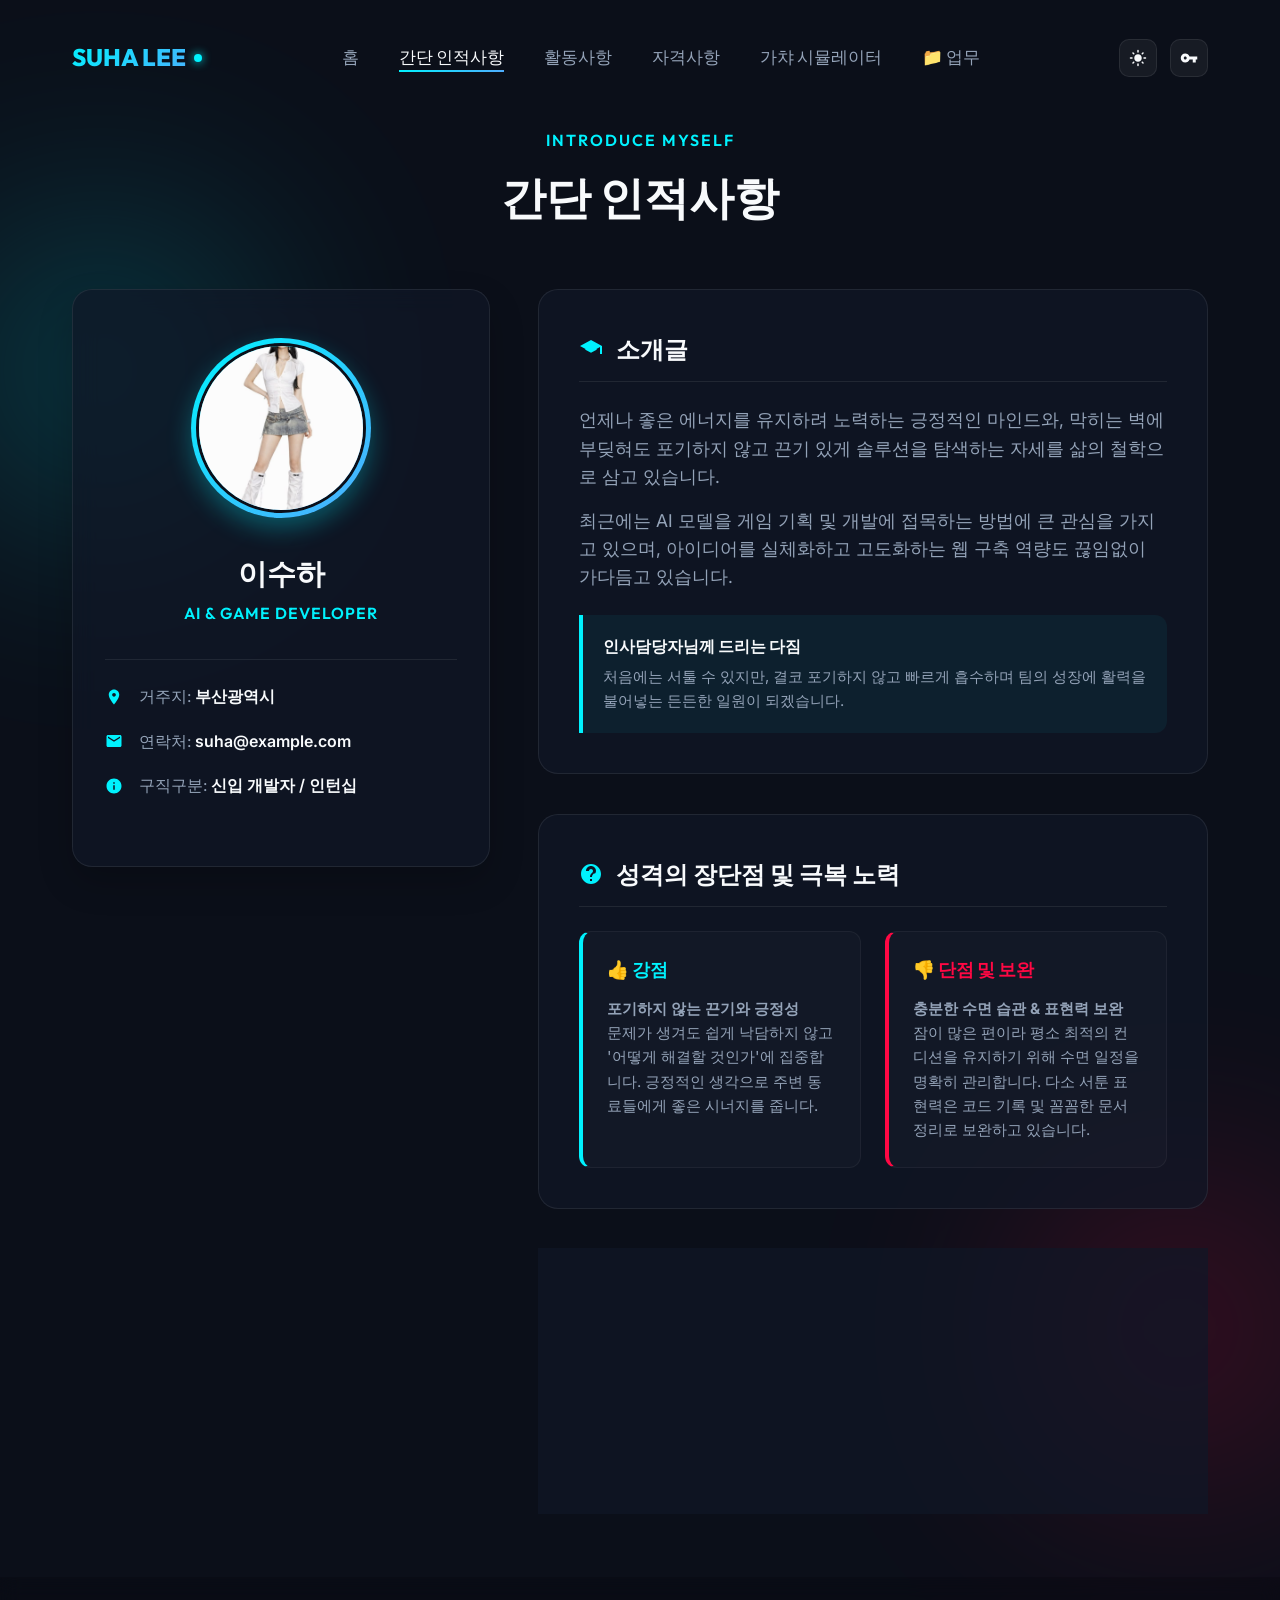
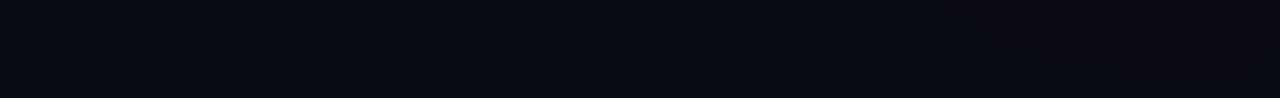
<file: profile.html>
<!DOCTYPE html>
<html lang="ko">
<head>
    <meta charset="UTF-8">
    <meta name="viewport" content="width=device-width, initial-scale=1.0">
    <title>인적사항 | 이수하 포트폴리오</title>
    <meta name="description" content="이수하의 인적사항, 강점, 극복하려는 단점, 관심사 등을 다룬 프로필 페이지입니다.">
    <link rel="stylesheet" href="style.css">
</head>
<body>
    <!-- Admin Mode Banner -->
    <div id="adminBanner" class="admin-banner">
        <span>🔒 관리자 모드가 활성화되어 있습니다.</span>
        <button id="adminBgPanelToggleBtn" class="admin-btn">배경 설정</button>
        <button id="adminLogoutBtn">로그아웃</button>
    </div>

    <!-- Floating Admin Background Panel -->
    <div id="adminBgPanel" class="admin-bg-panel">
        <h4>🎨 배경화면 설정</h4>
        
        <div class="panel-section">
            <h5>1. 이미지 업로드</h5>
            <button id="adminBgUploadBtn" class="admin-btn" style="width: 100%; margin-bottom: 0.5rem;">이미지 선택</button>
            <input type="file" id="adminBgInput" accept="image/*" style="display: none;">
        </div>
        
        <div class="panel-section">
            <h5>2. 단색 설정 (RGB)</h5>
            <div class="rgb-control">
                <label>R: <span id="rVal">11</span></label>
                <input type="range" id="rRange" min="0" max="255" value="11">
            </div>
            <div class="rgb-control">
                <label>G: <span id="gVal">15</span></label>
                <input type="range" id="gRange" min="0" max="255" value="15">
            </div>
            <div class="rgb-control">
                <label>B: <span id="bVal">25</span></label>
                <input type="range" id="bRange" min="0" max="255" value="25">
            </div>
            <div class="color-preview-row">
                <input type="color" id="colorPicker" value="#0b0f19">
                <span style="font-size:0.8rem; color:var(--text-secondary);">색상 선택기</span>
            </div>
        </div>
        
        <button id="adminBgResetBtn" class="admin-btn reset-btn" style="width: 100%; margin-top: 1rem; display: none;">설정 초기화</button>
    </div>

    <!-- Header/Nav -->
    <header>
        <div class="nav-container">
            <a href="index.html" class="logo">
                SUHA LEE <span class="logo-dot"></span>
            </a>
            <button class="menu-toggle" id="menuToggle" aria-label="메뉴 열기">
                <span></span>
                <span></span>
                <span></span>
            </button>
            <nav id="mainNav">
                <ul>
                    <li><a href="index.html">홈</a></li>
                    <li><a href="profile.html" class="active">간단 인적사항</a></li>
                    <li><a href="activities.html">활동사항</a></li>
                    <li><a href="certifications.html">자격사항</a></li>
                    <li><a href="gacha.html">가챠 시뮬레이터</a></li>
                    <li><a href="work.html">📁 업무</a></li>
                </ul>
            </nav>
            <div class="nav-controls">
                <button id="themeToggleBtn" class="theme-toggle-btn" aria-label="테마 변경">
                    <svg class="sun-icon" viewBox="0 0 24 24">
                        <path d="M12 7c-2.76 0-5 2.24-5 5s2.24 5 5 5 5-2.24 5-5-2.24-5-5-5zM2 13h2c.55 0 1-.45 1-1s-.45-1-1-1H2c-.55 0-1 .45-1 1s.45 1 1 1zm18 0h2c.55 0 1-.45 1-1s-.45-1-1-1h-2c-.55 0-1 .45-1 1s.45 1 1 1zM11 2v2c0 .55.45 1 1 1s1-.45 1-1V2c0-.55-.45-1-1-1s-1 .45-1 1zm0 18v2c0 .55.45 1 1 1s1-.45 1-1v-2c0-.55-.45-1-1-1s-1 .45-1 1zM5.99 4.58c-.39-.39-1.03-.39-1.41 0s-.39 1.03 0 1.41l1.06 1.06c.39.39 1.03.39 1.41 0s.39-1.03 0-1.41L5.99 4.58zm12.37 12.37c-.39-.39-1.03-.39-1.41 0s-.39 1.03 0 1.41l1.06 1.06c.39.39 1.03.39 1.41 0s.39-1.03 0-1.41l-1.06-1.06zm1.06-12.37c-.39-.39-1.03-.39-1.41 0l-1.06 1.06c-.39.39-.39 1.03 0 1.41s1.03.39 1.41 0l1.06-1.06c.39-.39.39-1.03 0-1.41zm-12.37 12.37c-.39-.39-1.03-.39-1.41 0l-1.06 1.06c-.39.39-.39 1.03 0 1.41s1.03.39 1.41 0l1.06-1.06c.39-.39.39-1.03 0-1.41z"/>
                    </svg>
                    <svg class="moon-icon" viewBox="0 0 24 24">
                        <path d="M12.3 22c5.07 0 9.2-3.79 9.7-8.68.13-1.27-1.12-2.19-2.22-1.57C17.7 12.98 15.42 13 14 13c-5.52 0-10-4.48-10-10 0-1.42.02-3.7.75-5.78.62-1.1-.3-2.35-1.57-2.22C3.79 3.8 2 7.93 2 13c0 5.52 4.48 10 10 10z"/>
                    </svg>
                </button>
                <button id="adminLoginBtn" class="admin-login-btn" aria-label="관리자 로그인">
                    <svg viewBox="0 0 24 24">
                        <path d="M12.65 10C11.83 7.67 9.61 6 7 6c-3.31 0-6 2.69-6 6s2.69 6 6 6c2.61 0 4.83-1.67 5.65-4H17v4h4v-4h2v-4H12.65zM7 14c-1.1 0-2-.9-2-2s.9-2 2-2 2 .9 2 2-.9 2-2 2z"/>
                    </svg>
                </button>
            </div>
        </div>
    </header>

    <!-- Main Content -->
    <main class="container">
        <div class="section-title-area fade-in-up">
            <span class="section-subtitle">Introduce Myself</span>
            <h2 class="section-title">간단 인적사항</h2>
        </div>

        <div class="profile-grid">
            <!-- Left Card: Basic Bio -->
            <div class="profile-card-left fade-in-up delay-1">
                <div class="profile-image-container" id="profileImageContainer">
                    <img id="profileImage" src="img/img3.jpg" alt="이수하 프로필 이미지">
                    <div class="profile-image-badge" id="profileImageBadge" title="프로필 사진 변경">
                        <svg viewBox="0 0 24 24">
                            <path d="M4 4h3l2-3h6l2 3h3c1.1 0 2 .9 2 2v12c0 1.1-.9 2-2 2H4c-1.1 0-2-.9-2-2V6c0-1.1.9-2 2-2zm8 3c-2.76 0-5 2.24-5 5s2.24 5 5 5 5-2.24 5-5-2.24-5-5-5zm0 8c-1.66 0-3-1.34-3-3s1.34-3 3-3 3 1.34 3 3-1.34 3-3 3z"/>
                        </svg>
                    </div>
                    <input type="file" id="adminProfileImageInput" accept="image/*" style="display: none;">
                </div>
                <h3 class="profile-name">이수하</h3>
                <p class="profile-role">AI & GAME DEVELOPER</p>
                
                <ul class="profile-meta-list">
                    <li class="profile-meta-item">
                        <svg viewBox="0 0 24 24">
                            <path d="M12 2C8.13 2 5 5.13 5 9c0 5.25 7 13 7 13s7-7.75 7-13c0-3.87-3.13-7-7-7zm0 9.5c-1.38 0-2.5-1.12-2.5-2.5s1.12-2.5 2.5-2.5 2.5 1.12 2.5 2.5-1.12 2.5-2.5 2.5z"/>
                        </svg>
                        <span>거주지: <strong>부산광역시</strong></span>
                    </li>
                    <li class="profile-meta-item">
                        <svg viewBox="0 0 24 24">
                            <path d="M20 4H4c-1.1 0-1.99.9-1.99 2L2 18c0 1.1.9 2 2 2h16c1.1 0 2-.9 2-2V6c0-1.1-.9-2-2-2zm0 4l-8 5-8-5V6l8 5 8-5v2z"/>
                        </svg>
                        <span>연락처: <strong>suha@example.com</strong></span>
                    </li>
                    <li class="profile-meta-item">
                        <svg viewBox="0 0 24 24">
                            <path d="M12 2C6.48 2 2 6.48 2 12s4.48 10 10 10 10-4.48 10-10S17.52 2 12 2zm1 15h-2v-6h2v6zm0-8h-2V7h2v2z"/>
                        </svg>
                        <span>구직구분: <strong>신입 개발자 / 인턴십</strong></span>
                    </li>
                </ul>
            </div>

            <!-- Right Details: Strengths, Weaknesses, Interests -->
            <div class="profile-details-right fade-in-up delay-2">
                <!-- Self Intro -->
                <div class="profile-section-card">
                    <h3 class="profile-card-title">
                        <svg viewBox="0 0 24 24">
                            <path d="M12 3L1 9l11 6 9-4.91V17h2V9L12 3zM5.89 12.5L12 15.82l6.11-3.32L12 9.18l-6.11 3.32z"/>
                        </svg>
                        소개글
                    </h3>
                    <p class="profile-intro-text">
                        언제나 좋은 에너지를 유지하려 노력하는 긍정적인 마인드와, 막히는 벽에 부딪혀도 포기하지 않고 끈기 있게 솔루션을 탐색하는 자세를 삶의 철학으로 삼고 있습니다. 
                    </p>
                    <p class="profile-intro-text">
                        최근에는 AI 모델을 게임 기획 및 개발에 접목하는 방법에 큰 관심을 가지고 있으며, 아이디어를 실체화하고 고도화하는 웹 구축 역량도 끊임없이 가다듬고 있습니다.
                    </p>
                    <div class="highlight-box">
                        <div class="highlight-box-title">인사담당자님께 드리는 다짐</div>
                        <div class="highlight-box-desc">처음에는 서툴 수 있지만, 결코 포기하지 않고 빠르게 흡수하며 팀의 성장에 활력을 불어넣는 든든한 일원이 되겠습니다.</div>
                    </div>
                </div>

                <!-- Strengths & Weaknesses -->
                <div class="profile-section-card">
                    <h3 class="profile-card-title">
                        <svg viewBox="0 0 24 24">
                            <path d="M12 2C6.48 2 2 6.48 2 12s4.48 10 10 10 10-4.48 10-10S17.52 2 12 2zm1 17h-2v-2h2v2zm2.07-7.75l-.9.92C13.45 12.9 13 13.5 13 15h-2v-.5c0-1.1.45-2.1 1.17-2.83l1.24-1.26c.37-.36.59-.86.59-1.41 0-1.1-.9-2-2-2s-2 .9-2 2H7c0-2.76 2.24-5 5-5s5 2.24 5 5c0 1.04-.42 1.99-1.07 2.75z"/>
                        </svg>
                        성격의 장단점 및 극복 노력
                    </h3>
                    <div class="sw-grid">
                        <div class="sw-card strength">
                            <h4>👍 강점</h4>
                            <p><strong>포기하지 않는 끈기와 긍정성</strong><br>문제가 생겨도 쉽게 낙담하지 않고 '어떻게 해결할 것인가'에 집중합니다. 긍정적인 생각으로 주변 동료들에게 좋은 시너지를 줍니다.</p>
                        </div>
                        <div class="sw-card weakness">
                            <h4>👎 단점 및 보완</h4>
                            <p><strong>충분한 수면 습관 & 표현력 보완</strong><br>잠이 많은 편이라 평소 최적의 컨디션을 유지하기 위해 수면 일정을 명확히 관리합니다. 다소 서툰 표현력은 코드 기록 및 꼼꼼한 문서 정리로 보완하고 있습니다.</p>
                        </div>
                    </div>
                </div>

                <!-- Interests -->
                <div class="profile-section-card">
                    <h3 class="profile-card-title">
                        <svg viewBox="0 0 24 24">
                            <path d="M12 21.35l-1.45-1.32C5.4 15.36 2 12.28 2 8.5 2 5.42 4.42 3 7.5 3c1.74 0 3.41.81 4.5 2.09C13.09 3.81 14.76 3 16.5 3 19.58 3 22 5.42 22 8.5c0 3.78-3.4 6.86-8.55 11.54L12 21.35z"/>
                        </svg>
                        최근 관심사
                    </h3>
                    <div class="interests-tags">
                        <div class="interest-tag">
                            <!-- Game Controller Icon SVG -->
                            <svg viewBox="0 0 24 24">
                                <path d="M21 6H3c-1.1 0-2 .9-2 2v8c0 1.1.9 2 2 2h18c1.1 0 2-.9 2-2V8c0-1.1-.9-2-2-2zm-10 7H8v3H6v-3H3v-2h3V8h2v3h3v2zm4.5 2c-.83 0-1.5-.67-1.5-1.5s.67-1.5 1.5-1.5 1.5.67 1.5 1.5-.67 1.5-1.5 1.5zm3-3c-.83 0-1.5-.67-1.5-1.5S17.67 9 18.5 9s1.5.67 1.5 1.5-.67 1.5-1.5 1.5z"/>
                            </svg>
                            게임하기 (UI/UX 및 기획 연구)
                        </div>
                        <div class="interest-tag">
                            <!-- Fitness Icon SVG -->
                            <svg viewBox="0 0 24 24">
                                <path d="M20.57 14.86L22 13.43l-1.43-1.43-1.43 1.43-3.57-3.57 1.43-1.43L15.57 7l-1.43 1.43-1.43-1.43L11.29 8.43l1.43 1.43-3.57 3.57-1.43-1.43L6.29 13.43l1.43 1.43-1.43 1.43L4.86 16.29l1.43 1.43L2 22l4.29-4.29 1.43 1.43 1.43-1.43-1.43-1.43 1.43-1.43 3.57 3.57-1.43 1.43 1.43 1.43 1.43-1.43 1.43 1.43 1.43-1.43-1.43-1.43 3.57-3.57 1.43 1.43 1.43-1.43-1.43-1.43z"/>
                            </svg>
                            운동하기 (체력 및 정신력 훈련)
                        </div>
                        <div class="interest-tag">
                            <!-- Book/Webtoon Icon SVG -->
                            <svg viewBox="0 0 24 24">
                                <path d="M21 5c-1.11-.9-2.45-1.43-4-1.43-3.27 0-5.7 2.1-7 3.57-1.3-1.47-3.73-3.57-7-3.57-1.55 0-2.89.53-4 1.43v14.47c0 .25.25.5.5.5.1 0 .15-.05.25-.05C3.36 18.72 5.09 18 7 18c3.27 0 5.7 2.1 7 3.57 1.3-1.47 3.73-3.57 7-3.57 1.91 0 3.64.72 4.65 1.38.1.05.15.05.25.05.25 0 .5-.25.5-.5V5zM7 16c-1.6 0-3 .7-3.9 1.25V6.1C4 5.5 5.2 5 7 5c2.4 0 4.2 1.3 5 2v10.3c-.8-.7-2.6-1.3-5-1.3zm13 1.25c-.9-.55-2.3-1.25-3.9-1.25-2.4 0-4.2.6-5 1.3V7c.8-.7 2.6-2 5-2 1.8 0 3 .5 3.9 1.1v11.15z"/>
                            </svg>
                            웹툰보기 (스토리 및 기획 영감)
                        </div>
                    </div>
                </div>
            </div>
        </div>
    </main>

    <!-- Footer -->
    <footer>
        <div class="footer-content">
            <p class="footer-copy">© 2026 이수하. All rights reserved.</p>
            <div class="footer-links">
                <a href="profile.html">인적사항</a>
                <a href="activities.html">활동사항</a>
                <a href="certifications.html">자격사항</a>
                <a href="work.html">업무</a>
            </div>
        </div>
    <!-- Admin Login Modal -->
    <div id="adminModal" class="modal-overlay">
        <div class="modal-content">
            <button class="modal-close" id="closeModal" aria-label="닫기">&times;</button>
            <div class="modal-header">
                <div class="modal-icon">
                    <svg viewBox="0 0 24 24">
                        <path d="M12.65 10C11.83 7.67 9.61 6 7 6c-3.31 0-6 2.69-6 6s2.69 6 6 6c2.61 0 4.83-1.67 5.65-4H17v4h4v-4h2v-4H12.65zM7 14c-1.1 0-2-.9-2-2s.9-2 2-2 2 .9 2 2-.9 2-2 2z"/>
                    </svg>
                </div>
                <h3>관리자 로그인</h3>
                <p>관리자 모드 활성화를 위해 비밀번호를 입력해주세요.</p>
            </div>
            <form id="adminLoginForm">
                <div class="form-group">
                    <label for="adminPassword">비밀번호</label>
                    <input type="password" id="adminPassword" placeholder="비밀번호를 입력하세요 (데모: admin123)" required>
                </div>
                <div id="loginError" class="login-error-msg">비밀번호가 올바르지 않습니다.</div>
                <button type="submit" class="btn btn-primary w-100">로그인</button>
            </form>
            <div id="loginSuccess" class="login-success-msg">
                <div class="success-icon">✓</div>
                <h4>로그인 성공!</h4>
                <p>관리자 세션이 활성화되었습니다.</p>
            </div>
        </div>
    </div>

    <script src="script.js"></script>
</body>
</html>
</file>
<file: style.css>
@import url('https://fonts.googleapis.com/css2?family=Inter:wght@300;400;500;600;700&family=Outfit:wght@300;400;500;600;700;800&display=swap');

:root {
    --bg-color: #0b0f19;
    --card-bg: rgba(17, 24, 39, 0.7);
    --card-border: rgba(255, 255, 255, 0.08);
    --primary-gradient: linear-gradient(135deg, #00f2fe 0%, #4facfe 100%);
    --secondary-gradient: linear-gradient(135deg, #ff0844 0%, #ffb199 100%);
    --accent-gradient: linear-gradient(135deg, #f12711 0%, #f5af19 100%);
    --text-primary: #f8fafc;
    --text-secondary: #94a3b8;
    --text-muted: #64748b;
    --cyan-glow: rgba(0, 242, 254, 0.15);
    --pink-glow: rgba(255, 8, 68, 0.15);
    --transition: all 0.3s cubic-bezier(0.4, 0, 0.2, 1);
    --font-heading: 'Outfit', 'Inter', sans-serif;
    --font-body: 'Inter', sans-serif;
}

* {
    margin: 0;
    padding: 0;
    box-sizing: border-box;
}

body {
    background-color: var(--bg-color);
    color: var(--text-primary);
    font-family: var(--font-body);
    line-height: 1.6;
    overflow-x: hidden;
    position: relative;
}

/* Background Glowing Orbs */
body::before, body::after {
    content: '';
    position: absolute;
    width: 400px;
    height: 400px;
    border-radius: 50%;
    filter: blur(120px);
    z-index: -1;
    pointer-events: none;
    opacity: 0.4;
}

body::before {
    background: radial-gradient(circle, #00f2fe 0%, transparent 70%);
    top: 10%;
    left: -100px;
}

body::after {
    background: radial-gradient(circle, #ff0844 0%, transparent 70%);
    bottom: 10%;
    right: -100px;
}

/* Navigation */
header {
    position: fixed;
    top: 0;
    left: 0;
    width: 100%;
    z-index: 100;
    background: transparent;
    border-bottom: 1px solid transparent;
    transition: var(--transition);
}

header.scrolled {
    background: rgba(0, 0, 0, 0.2);
    backdrop-filter: blur(12px);
    -webkit-backdrop-filter: blur(12px);
    border-bottom: 1px solid var(--card-border);
}

.nav-container {
    max-width: 1200px;
    margin: 0 auto;
    display: flex;
    justify-content: space-between;
    align-items: center;
    padding: 1.2rem 2rem;
}

.logo {
    font-family: var(--font-heading);
    font-weight: 800;
    font-size: 1.5rem;
    text-decoration: none;
    background: var(--primary-gradient);
    -webkit-background-clip: text;
    -webkit-text-fill-color: transparent;
    display: flex;
    align-items: center;
    gap: 0.5rem;
}

.logo-dot {
    width: 8px;
    height: 8px;
    background: #00f2fe;
    border-radius: 50%;
    box-shadow: 0 0 10px #00f2fe;
}

nav ul {
    display: flex;
    list-style: none;
    gap: 2.5rem;
}

nav a {
    text-decoration: none;
    color: var(--text-secondary);
    font-family: var(--font-heading);
    font-weight: 500;
    font-size: 1.05rem;
    transition: var(--transition);
    position: relative;
    padding: 0.3rem 0;
}

nav a:hover, nav a.active {
    color: var(--text-primary);
}

nav a::after {
    content: '';
    position: absolute;
    bottom: 0;
    left: 0;
    width: 0;
    height: 2px;
    background: var(--primary-gradient);
    transition: var(--transition);
}

nav a:hover::after, nav a.active::after {
    width: 100%;
}

/* Mobile Menu Button */
.menu-toggle {
    display: none;
    flex-direction: column;
    gap: 5px;
    background: none;
    border: none;
    cursor: pointer;
    z-index: 101;
}

.menu-toggle span {
    width: 25px;
    height: 3px;
    background-color: var(--text-primary);
    border-radius: 2px;
    transition: var(--transition);
}

/* Container */
.container {
    max-width: 1200px;
    margin: 0 auto;
    padding: 8rem 2rem 4rem 2rem;
    min-height: calc(100vh - 80px);
}

/* Hero Section */
.hero {
    display: flex;
    align-items: center;
    justify-content: space-between;
    gap: 4rem;
    margin-top: 2rem;
}

.hero-content {
    flex: 1.2;
}

.hero-subtitle {
    font-family: var(--font-heading);
    font-weight: 600;
    font-size: 1.2rem;
    color: #00f2fe;
    text-transform: uppercase;
    letter-spacing: 2px;
    margin-bottom: 1rem;
    display: inline-block;
}

.hero-title {
    font-family: var(--font-heading);
    font-size: 3.5rem;
    font-weight: 800;
    line-height: 1.2;
    margin-bottom: 1.5rem;
}

.hero-title span {
    background: var(--primary-gradient);
    -webkit-background-clip: text;
    -webkit-text-fill-color: transparent;
}

.hero-desc {
    color: var(--text-secondary);
    font-size: 1.15rem;
    margin-bottom: 2.5rem;
    max-width: 600px;
}

.hero-buttons {
    display: flex;
    gap: 1.5rem;
}

.btn {
    display: inline-block;
    padding: 0.8rem 2rem;
    border-radius: 8px;
    font-family: var(--font-heading);
    font-weight: 600;
    text-decoration: none;
    transition: var(--transition);
    cursor: pointer;
}

.btn-primary {
    background: var(--primary-gradient);
    color: #0b0f19;
    box-shadow: 0 4px 20px rgba(0, 242, 254, 0.3);
}

.btn-primary:hover {
    transform: translateY(-2px);
    box-shadow: 0 6px 25px rgba(0, 242, 254, 0.5);
}

.btn-secondary {
    background: transparent;
    color: var(--text-primary);
    border: 1px solid var(--card-border);
}

.btn-secondary:hover {
    background: rgba(255, 255, 255, 0.05);
    border-color: var(--text-secondary);
    transform: translateY(-2px);
}

.hero-image-wrapper {
    flex: 0.8;
    display: flex;
    justify-content: center;
    position: relative;
}

.hero-glow-card {
    position: relative;
    width: 320px;
    height: 320px;
    border-radius: 24px;
    padding: 1.5rem;
    background: var(--card-bg);
    border: 1px solid var(--card-border);
    backdrop-filter: blur(12px);
    box-shadow: 0 20px 40px rgba(0, 0, 0, 0.3);
    display: flex;
    flex-direction: column;
    justify-content: center;
    align-items: center;
    text-align: center;
    transition: var(--transition);
}

.hero-glow-card:hover {
    transform: translateY(-8px) rotate(1deg);
    border-color: rgba(0, 242, 254, 0.3);
    box-shadow: 0 25px 50px rgba(0, 242, 254, 0.15);
}

.hero-icon-container {
    width: 80px;
    height: 80px;
    border-radius: 20px;
    background: rgba(0, 242, 254, 0.1);
    border: 1px solid rgba(0, 242, 254, 0.2);
    display: flex;
    align-items: center;
    justify-content: center;
    margin-bottom: 1.5rem;
}

.hero-icon-container svg {
    width: 40px;
    height: 40px;
    fill: #00f2fe;
}

/* Home Page Info Grid */
.home-info-grid {
    display: grid;
    grid-template-columns: repeat(3, 1fr);
    gap: 2rem;
    margin-top: 6rem;
}

.info-card {
    background: var(--card-bg);
    border: 1px solid var(--card-border);
    padding: 2.5rem 2rem;
    border-radius: 16px;
    backdrop-filter: blur(12px);
    transition: var(--transition);
    text-decoration: none;
    color: inherit;
    position: relative;
    overflow: hidden;
}

.info-card::before {
    content: '';
    position: absolute;
    top: 0;
    left: 0;
    width: 4px;
    height: 100%;
    background: var(--primary-gradient);
    opacity: 0;
    transition: var(--transition);
}

.info-card:hover {
    transform: translateY(-5px);
    border-color: rgba(255, 255, 255, 0.15);
    box-shadow: 0 15px 30px rgba(0, 0, 0, 0.2);
}

.info-card:hover::before {
    opacity: 1;
}

.info-card.alternate::before {
    background: var(--secondary-gradient);
}

.info-card.alternate-accent::before {
    background: var(--accent-gradient);
}

.info-card-icon {
    width: 50px;
    height: 50px;
    border-radius: 12px;
    background: rgba(255, 255, 255, 0.05);
    display: flex;
    align-items: center;
    justify-content: center;
    margin-bottom: 1.5rem;
    transition: var(--transition);
}

.info-card:hover .info-card-icon {
    background: var(--primary-gradient);
}

.info-card.alternate:hover .info-card-icon {
    background: var(--secondary-gradient);
}

.info-card.alternate-accent:hover .info-card-icon {
    background: var(--accent-gradient);
}

.info-card:hover .info-card-icon svg {
    fill: #0b0f19;
}

.info-card-icon svg {
    width: 24px;
    height: 24px;
    fill: #f8fafc;
    transition: var(--transition);
}

.info-card-title {
    font-family: var(--font-heading);
    font-size: 1.4rem;
    font-weight: 700;
    margin-bottom: 0.8rem;
}

.info-card-desc {
    color: var(--text-secondary);
    font-size: 0.95rem;
}

.info-card-arrow {
    display: flex;
    align-items: center;
    gap: 0.5rem;
    margin-top: 1.5rem;
    font-family: var(--font-heading);
    font-weight: 600;
    font-size: 0.9rem;
    color: #00f2fe;
    opacity: 0.8;
    transition: var(--transition);
}

.info-card.alternate .info-card-arrow {
    color: #ff0844;
}

.info-card.alternate-accent .info-card-arrow {
    color: #f5af19;
}

.info-card:hover .info-card-arrow {
    gap: 0.8rem;
    opacity: 1;
}

/* Page Section Layout */
.section-title-area {
    margin-bottom: 3.5rem;
    text-align: center;
}

.section-subtitle {
    color: #00f2fe;
    font-family: var(--font-heading);
    font-weight: 600;
    font-size: 1rem;
    letter-spacing: 2px;
    text-transform: uppercase;
    margin-bottom: 0.5rem;
    display: inline-block;
}

.section-title {
    font-family: var(--font-heading);
    font-size: 2.8rem;
    font-weight: 800;
}

/* Profile Page Layout */
.profile-grid {
    display: grid;
    grid-template-columns: 1fr 1.6fr;
    gap: 3rem;
    align-items: start;
}

.profile-card-left {
    background: var(--card-bg);
    border: 1px solid var(--card-border);
    border-radius: 20px;
    padding: 3rem 2rem;
    text-align: center;
    backdrop-filter: blur(12px);
    box-shadow: 0 15px 35px rgba(0, 0, 0, 0.2);
}

.profile-image-container {
    width: 180px;
    height: 180px;
    border-radius: 50%;
    margin: 0 auto 2rem auto;
    position: relative;
    padding: 5px;
    background: var(--primary-gradient);
    box-shadow: 0 10px 25px rgba(0, 242, 254, 0.3);
}

.profile-image-container img {
    width: 100%;
    height: 100%;
    border-radius: 50%;
    object-fit: cover;
    background-color: #0b0f19;
    border: 3px solid #0b0f19;
}

.profile-name {
    font-family: var(--font-heading);
    font-size: 1.8rem;
    font-weight: 800;
    margin-bottom: 0.3rem;
}

.profile-role {
    font-family: var(--font-heading);
    color: #00f2fe;
    font-weight: 600;
    font-size: 1rem;
    letter-spacing: 1px;
    margin-bottom: 1.5rem;
}

.profile-meta-list {
    list-style: none;
    text-align: left;
    margin-top: 2rem;
    border-top: 1px solid var(--card-border);
    padding-top: 1.5rem;
}

.profile-meta-item {
    display: flex;
    align-items: center;
    gap: 1rem;
    margin-bottom: 1.2rem;
    color: var(--text-secondary);
}

.profile-meta-item svg {
    width: 18px;
    height: 18px;
    fill: #00f2fe;
}

.profile-meta-item strong {
    color: var(--text-primary);
    font-weight: 600;
}

.profile-details-right {
    display: flex;
    flex-direction: column;
    gap: 2.5rem;
}

.profile-section-card {
    background: var(--card-bg);
    border: 1px solid var(--card-border);
    border-radius: 20px;
    padding: 2.5rem;
    backdrop-filter: blur(12px);
}

.profile-card-title {
    font-family: var(--font-heading);
    font-size: 1.5rem;
    font-weight: 700;
    margin-bottom: 1.5rem;
    display: flex;
    align-items: center;
    gap: 0.8rem;
    border-bottom: 1px solid var(--card-border);
    padding-bottom: 0.8rem;
}

.profile-card-title svg {
    width: 24px;
    height: 24px;
    fill: #00f2fe;
}

.profile-intro-text {
    font-size: 1.1rem;
    color: var(--text-secondary);
    margin-bottom: 1rem;
}

.highlight-box {
    background: rgba(0, 242, 254, 0.05);
    border-left: 4px solid #00f2fe;
    padding: 1.2rem;
    border-radius: 0 12px 12px 0;
    margin-top: 1.5rem;
}

.highlight-box-title {
    font-family: var(--font-heading);
    font-weight: 700;
    color: #f8fafc;
    margin-bottom: 0.3rem;
}

.highlight-box-desc {
    font-size: 0.95rem;
    color: var(--text-secondary);
}

/* Strengths / Weaknesses Styles */
.sw-grid {
    display: grid;
    grid-template-columns: 1fr 1fr;
    gap: 1.5rem;
}

.sw-card {
    padding: 1.5rem;
    border-radius: 12px;
    background: rgba(255, 255, 255, 0.02);
    border: 1px solid rgba(255, 255, 255, 0.05);
}

.sw-card.strength {
    border-left: 4px solid #00f2fe;
}

.sw-card.weakness {
    border-left: 4px solid #ff0844;
}

.sw-card h4 {
    font-family: var(--font-heading);
    font-size: 1.1rem;
    font-weight: 700;
    margin-bottom: 0.8rem;
    display: flex;
    align-items: center;
    gap: 0.5rem;
}

.sw-card.strength h4 {
    color: #00f2fe;
}

.sw-card.weakness h4 {
    color: #ff0844;
}

.sw-card p {
    font-size: 0.95rem;
    color: var(--text-secondary);
}

/* Hobbies/Interests list */
.interests-tags {
    display: flex;
    flex-wrap: wrap;
    gap: 1rem;
}

.interest-tag {
    background: rgba(255, 255, 255, 0.05);
    border: 1px solid var(--card-border);
    padding: 0.6rem 1.2rem;
    border-radius: 30px;
    font-family: var(--font-heading);
    font-weight: 500;
    font-size: 0.95rem;
    display: flex;
    align-items: center;
    gap: 0.6rem;
    transition: var(--transition);
}

.interest-tag:hover {
    background: var(--primary-gradient);
    color: #0b0f19;
    border-color: transparent;
    transform: translateY(-2px);
}

.interest-tag svg {
    width: 18px;
    height: 18px;
    fill: currentColor;
}

/* Activities Page Layout */
.activities-grid {
    display: grid;
    grid-template-columns: repeat(3, 1fr);
    gap: 2rem;
}

.activity-card {
    background: var(--card-bg);
    border: 1px solid var(--card-border);
    border-radius: 20px;
    overflow: hidden;
    backdrop-filter: blur(12px);
    transition: var(--transition);
    display: flex;
    flex-direction: column;
}

.activity-card:hover {
    transform: translateY(-8px);
    border-color: rgba(0, 242, 254, 0.2);
    box-shadow: 0 20px 40px rgba(0, 0, 0, 0.3);
}

.activity-image-wrapper {
    height: 220px;
    overflow: hidden;
    position: relative;
    background: #0f172a;
}

.activity-image-wrapper img {
    width: 100%;
    height: 100%;
    object-fit: cover;
    transition: var(--transition);
}

.activity-card:hover .activity-image-wrapper img {
    transform: scale(1.05);
}

.activity-badge {
    position: absolute;
    top: 1rem;
    right: 1rem;
    background: rgba(11, 15, 25, 0.85);
    backdrop-filter: blur(8px);
    border: 1px solid var(--card-border);
    color: #00f2fe;
    padding: 0.4rem 1rem;
    border-radius: 30px;
    font-family: var(--font-heading);
    font-size: 0.8rem;
    font-weight: 600;
}

.activity-card.alternate .activity-badge {
    color: #ff0844;
}

.activity-card.accent .activity-badge {
    color: #f5af19;
}

.activity-body {
    padding: 2rem;
    flex-grow: 1;
    display: flex;
    flex-direction: column;
}

.activity-card-title {
    font-family: var(--font-heading);
    font-size: 1.35rem;
    font-weight: 700;
    margin-bottom: 0.5rem;
}

.activity-period {
    color: var(--text-muted);
    font-size: 0.85rem;
    font-weight: 500;
    margin-bottom: 1.2rem;
}

.activity-desc {
    color: var(--text-secondary);
    font-size: 0.95rem;
    margin-bottom: 1.5rem;
    line-height: 1.5;
    flex-grow: 1;
}

.activity-tags {
    display: flex;
    flex-wrap: wrap;
    gap: 0.5rem;
    border-top: 1px solid var(--card-border);
    padding-top: 1.2rem;
}

.activity-tag {
    background: rgba(255, 255, 255, 0.04);
    border: 1px solid var(--card-border);
    color: var(--text-secondary);
    padding: 0.3rem 0.8rem;
    border-radius: 6px;
    font-size: 0.8rem;
    font-weight: 500;
}

/* Certifications Page Layout */
.cert-grid {
    display: grid;
    grid-template-columns: 1fr 1fr;
    gap: 2.5rem;
}

.cert-section {
    background: var(--card-bg);
    border: 1px solid var(--card-border);
    border-radius: 20px;
    padding: 2.5rem;
    backdrop-filter: blur(12px);
}

.cert-section-title {
    font-family: var(--font-heading);
    font-size: 1.5rem;
    font-weight: 700;
    margin-bottom: 2rem;
    display: flex;
    align-items: center;
    gap: 0.8rem;
    border-bottom: 1px solid var(--card-border);
    padding-bottom: 0.8rem;
}

.cert-section-title svg {
    width: 24px;
    height: 24px;
    fill: #00f2fe;
}

.cert-list {
    display: flex;
    flex-direction: column;
    gap: 1.5rem;
}

.cert-item {
    background: rgba(255, 255, 255, 0.02);
    border: 1px solid var(--card-border);
    border-radius: 12px;
    padding: 1.5rem;
    display: flex;
    align-items: center;
    justify-content: space-between;
    transition: var(--transition);
}

.cert-item:hover {
    border-color: rgba(0, 242, 254, 0.2);
    transform: translateX(5px);
    background: rgba(255, 255, 255, 0.04);
}

.cert-item-details {
    display: flex;
    flex-direction: column;
}

.cert-item-title {
    font-family: var(--font-heading);
    font-weight: 700;
    font-size: 1.1rem;
    color: var(--text-primary);
    margin-bottom: 0.2rem;
}

.cert-item-issuer {
    font-size: 0.9rem;
    color: var(--text-secondary);
}

.cert-status-badge {
    background: rgba(0, 242, 254, 0.1);
    color: #00f2fe;
    border: 1px solid rgba(0, 242, 254, 0.2);
    padding: 0.3rem 0.8rem;
    border-radius: 6px;
    font-size: 0.8rem;
    font-weight: 600;
}

.cert-status-badge.complete {
    background: rgba(16, 185, 129, 0.1);
    color: #10b981;
    border: 1px solid rgba(16, 185, 129, 0.2);
}

.education-timeline {
    position: relative;
    border-left: 2px solid var(--card-border);
    padding-left: 2rem;
    margin-left: 0.5rem;
}

.edu-item {
    position: relative;
    margin-bottom: 2.5rem;
}

.edu-item:last-child {
    margin-bottom: 0;
}

.edu-marker {
    position: absolute;
    left: calc(-2rem - 6px);
    top: 6px;
    width: 10px;
    height: 10px;
    border-radius: 50%;
    background: #00f2fe;
    box-shadow: 0 0 8px #00f2fe;
}

.edu-item:nth-child(even) .edu-marker {
    background: #ff0844;
    box-shadow: 0 0 8px #ff0844;
}

.edu-period {
    font-family: var(--font-heading);
    font-size: 0.85rem;
    font-weight: 600;
    color: #00f2fe;
    margin-bottom: 0.4rem;
}

.edu-item:nth-child(even) .edu-period {
    color: #ff0844;
}

.edu-title {
    font-family: var(--font-heading);
    font-size: 1.15rem;
    font-weight: 700;
    margin-bottom: 0.3rem;
}

.edu-desc {
    color: var(--text-secondary);
    font-size: 0.95rem;
}

/* Footer */
footer {
    border-top: 1px solid var(--card-border);
    background: rgba(0, 0, 0, 0.15);
    backdrop-filter: blur(10px);
    -webkit-backdrop-filter: blur(10px);
    padding: 3rem 2rem;
    text-align: center;
}

.footer-content {
    max-width: 1200px;
    margin: 0 auto;
    display: flex;
    justify-content: space-between;
    align-items: center;
}

.footer-copy {
    color: var(--text-muted);
    font-size: 0.9rem;
}

.footer-links {
    display: flex;
    gap: 1.5rem;
}

.footer-links a {
    color: var(--text-secondary);
    text-decoration: none;
    font-size: 0.9rem;
    transition: var(--transition);
}

.footer-links a:hover {
    color: var(--text-primary);
}

/* Responsive Styles */
@media (max-width: 992px) {
    .hero {
        flex-direction: column;
        text-align: center;
        gap: 3rem;
    }
    .hero-content {
        order: 2;
    }
    .hero-image-wrapper {
        order: 1;
    }
    .hero-desc {
        margin: 0 auto 2.5rem auto;
    }
    .hero-buttons {
        justify-content: center;
    }
    .profile-grid {
        grid-template-columns: 1fr;
    }
    .activities-grid {
        grid-template-columns: 1fr 1fr;
    }
    .cert-grid {
        grid-template-columns: 1fr;
    }
    .home-info-grid {
        grid-template-columns: 1fr;
        gap: 1.5rem;
        margin-top: 4rem;
    }
}

@media (max-width: 768px) {
    .nav-container {
        padding: 1rem 1.5rem;
    }
    .menu-toggle {
        display: flex;
    }
    nav {
        position: fixed;
        top: 60px;
        left: 0;
        width: 100%;
        height: 0;
        background: rgba(0, 0, 0, 0.55);
        backdrop-filter: blur(16px);
        -webkit-backdrop-filter: blur(16px);
        overflow: hidden;
        transition: height 0.3s cubic-bezier(0.4, 0, 0.2, 1);
        border-bottom: 0px solid var(--card-border);
    }
    nav.open {
        height: 280px;
        border-bottom: 1px solid var(--card-border);
    }
    nav ul {
        flex-direction: column;
        align-items: center;
        padding: 2rem 0;
        gap: 1.5rem;
    }
    .hero-title {
        font-size: 2.8rem;
    }
    .activities-grid {
        grid-template-columns: 1fr;
    }
    .sw-grid {
        grid-template-columns: 1fr;
    }
    .footer-content {
        flex-direction: column;
        gap: 1.5rem;
    }
}

/* Animations */
@keyframes fadeInUp {
    from {
        opacity: 0;
        transform: translateY(20px);
    }
    to {
        opacity: 1;
        transform: translateY(0);
    }
}

.fade-in-up {
    animation: fadeInUp 0.6s cubic-bezier(0.4, 0, 0.2, 1) forwards;
}

.delay-1 {
    animation-delay: 0.1s;
}
.delay-2 {
    animation-delay: 0.2s;
}
.delay-3 {
    animation-delay: 0.3s;
}

/* ==========================================
   Light Mode Theme & Styling Updates
   ========================================== */
body.light-mode {
    --bg-color: #f8fafc;
    --card-bg: rgba(255, 255, 255, 0.8);
    --card-border: rgba(15, 23, 42, 0.08);
    --text-primary: #0f172a;
    --text-secondary: #475569;
    --text-muted: #64748b;
    --cyan-glow: rgba(0, 242, 254, 0.08);
    --pink-glow: rgba(255, 8, 68, 0.08);
}

body.light-mode::before {
    background: radial-gradient(circle, rgba(0, 242, 254, 0.15) 0%, transparent 70%);
}

body.light-mode::after {
    background: radial-gradient(circle, rgba(255, 8, 68, 0.15) 0%, transparent 70%);
}

body.light-mode header.scrolled {
    background: rgba(255, 255, 255, 0.35);
}

body.light-mode nav {
    background: rgba(255, 255, 255, 0.65);
}

body.light-mode footer {
    background: rgba(255, 255, 255, 0.25);
}

body.light-mode .btn-secondary {
    color: var(--text-primary);
    border-color: var(--card-border);
}

body.light-mode .btn-secondary:hover {
    background: rgba(15, 23, 42, 0.05);
}

body.light-mode .sw-card {
    background: rgba(15, 23, 42, 0.02);
    border-color: rgba(15, 23, 42, 0.05);
}

body.light-mode .cert-item {
    background: rgba(15, 23, 42, 0.02);
}

body.light-mode .cert-item:hover {
    background: rgba(15, 23, 42, 0.04);
}

body.light-mode .edu-item:nth-child(even) .edu-marker {
    background: #ff0844;
}

body.light-mode .interest-tag {
    background: rgba(15, 23, 42, 0.03);
}

body.light-mode .interest-tag:hover {
    color: #ffffff;
}

/* ==========================================
   Navigation Controls (Theme & Admin Buttons)
   ========================================== */
.nav-controls {
    display: flex;
    align-items: center;
    gap: 0.8rem;
}

.theme-toggle-btn, .admin-login-btn {
    background: rgba(255, 255, 255, 0.05);
    border: 1px solid var(--card-border);
    width: 38px;
    height: 38px;
    border-radius: 10px;
    display: flex;
    align-items: center;
    justify-content: center;
    cursor: pointer;
    transition: var(--transition);
    color: var(--text-primary);
}

.theme-toggle-btn:hover, .admin-login-btn:hover {
    background: rgba(255, 255, 255, 0.12);
    border-color: rgba(0, 242, 254, 0.4);
    transform: translateY(-2px);
    box-shadow: 0 4px 12px rgba(0, 242, 254, 0.15);
}

body.light-mode .theme-toggle-btn, body.light-mode .admin-login-btn {
    background: rgba(15, 23, 42, 0.05);
    color: var(--text-primary);
}

body.light-mode .theme-toggle-btn:hover, body.light-mode .admin-login-btn:hover {
    background: rgba(15, 23, 42, 0.1);
    border-color: rgba(0, 242, 254, 0.4);
    box-shadow: 0 4px 12px rgba(0, 242, 254, 0.1);
}

.theme-toggle-btn svg, .admin-login-btn svg {
    width: 18px;
    height: 18px;
    fill: currentColor;
    transition: var(--transition);
}

body:not(.light-mode) .theme-toggle-btn .moon-icon {
    display: none;
}
body:not(.light-mode) .theme-toggle-btn .sun-icon {
    display: block;
}

body.light-mode .theme-toggle-btn .sun-icon {
    display: none;
}
body.light-mode .theme-toggle-btn .moon-icon {
    display: block;
}

/* ==========================================
   Admin Mode Banner & Login Modal
   ========================================== */
.admin-banner {
    display: none;
    background: var(--accent-gradient);
    color: #0b0f19;
    text-align: center;
    padding: 0.5rem 1rem;
    font-family: var(--font-heading);
    font-weight: 700;
    font-size: 0.9rem;
    position: fixed;
    top: 0;
    left: 0;
    width: 100%;
    z-index: 101;
    justify-content: center;
    align-items: center;
    gap: 1rem;
    box-shadow: 0 4px 15px rgba(245, 175, 25, 0.3);
}

.admin-banner.active {
    display: flex;
}

.admin-banner button {
    background: rgba(11, 15, 25, 0.8);
    border: none;
    color: #f8fafc;
    padding: 0.2rem 0.8rem;
    border-radius: 4px;
    font-size: 0.8rem;
    font-weight: 600;
    cursor: pointer;
    transition: var(--transition);
}

.admin-banner button:hover {
    background: #0b0f19;
    transform: scale(1.05);
}

.admin-banner button.reset-btn {
    background: rgba(239, 68, 68, 0.8);
}

.admin-banner button.reset-btn:hover {
    background: rgb(220, 38, 38);
}

body.admin-active {
    padding-top: 36px;
}
body.admin-active header {
    top: 36px;
}

@media (max-width: 768px) {
    body.admin-active header {
        top: 36px;
    }
    body.admin-active nav {
        top: 96px;
    }
}

/* Modal Overlay */
.modal-overlay {
    display: none;
    position: fixed;
    top: 0;
    left: 0;
    width: 100%;
    height: 100%;
    background: rgba(11, 15, 25, 0.85);
    backdrop-filter: blur(8px);
    z-index: 1000;
    align-items: center;
    justify-content: center;
    opacity: 0;
    transition: opacity 0.3s ease;
}

.modal-overlay.open {
    display: flex;
    opacity: 1;
}

/* Modal Content Card */
.modal-content {
    background: #111827;
    border: 1px solid var(--card-border);
    border-radius: 24px;
    padding: 3rem 2.5rem;
    width: 90%;
    max-width: 420px;
    position: relative;
    box-shadow: 0 25px 50px rgba(0, 0, 0, 0.5);
    color: var(--text-primary);
}

body.light-mode .modal-content {
    background: #ffffff;
    box-shadow: 0 25px 50px rgba(15, 23, 42, 0.12);
    border-color: rgba(15, 23, 42, 0.08);
}

.modal-close {
    position: absolute;
    top: 1.5rem;
    right: 1.5rem;
    background: none;
    border: none;
    font-size: 1.8rem;
    color: var(--text-secondary);
    cursor: pointer;
    transition: var(--transition);
}

.modal-close:hover {
    color: var(--text-primary);
}

.modal-header {
    text-align: center;
    margin-bottom: 2rem;
}

.modal-icon {
    width: 60px;
    height: 60px;
    border-radius: 50%;
    background: rgba(245, 175, 25, 0.1);
    border: 1px solid rgba(245, 175, 25, 0.2);
    display: flex;
    align-items: center;
    justify-content: center;
    margin: 0 auto 1rem auto;
}

.modal-icon svg {
    width: 30px;
    height: 30px;
    fill: #f5af19;
}

.modal-header h3 {
    font-family: var(--font-heading);
    font-size: 1.6rem;
    font-weight: 800;
    margin-bottom: 0.5rem;
}

.modal-header p {
    color: var(--text-secondary);
    font-size: 0.9rem;
}

/* Form Styling */
.form-group {
    margin-bottom: 1.5rem;
    text-align: left;
}

.form-group label {
    display: block;
    font-family: var(--font-heading);
    font-weight: 600;
    font-size: 0.9rem;
    margin-bottom: 0.5rem;
    color: var(--text-secondary);
}

.form-group input {
    width: 100%;
    padding: 0.8rem 1rem;
    border-radius: 8px;
    background: rgba(255, 255, 255, 0.05);
    border: 1px solid var(--card-border);
    color: var(--text-primary);
    font-family: var(--font-body);
    font-size: 1rem;
    transition: var(--transition);
}

body.light-mode .form-group input {
    background: rgba(15, 23, 42, 0.03);
    color: #0f172a;
}

.form-group input:focus {
    outline: none;
    border-color: #00f2fe;
    box-shadow: 0 0 10px rgba(0, 242, 254, 0.2);
}

.login-error-msg {
    display: none;
    color: #ff0844;
    font-size: 0.85rem;
    margin-bottom: 1rem;
    font-weight: 500;
}

.login-success-msg {
    display: none;
    text-align: center;
}

.login-success-msg .success-icon {
    width: 60px;
    height: 60px;
    border-radius: 50%;
    background: rgba(16, 185, 129, 0.1);
    color: #10b981;
    font-size: 1.8rem;
    display: flex;
    align-items: center;
    justify-content: center;
    margin: 0 auto 1rem auto;
    font-weight: bold;
}

.login-success-msg h4 {
    font-family: var(--font-heading);
    font-size: 1.4rem;
    font-weight: 700;
    margin-bottom: 0.5rem;
    color: #10b981;
}

.login-success-msg p {
    color: var(--text-secondary);
    font-size: 0.95rem;
}

.w-100 {
    width: 100%;
}

/* Floating Admin Background Panel */
.admin-bg-panel {
    display: none;
    position: fixed;
    top: 50px;
    right: 20px;
    width: 280px;
    background: rgba(17, 24, 39, 0.95);
    border: 1px solid rgba(255, 255, 255, 0.15);
    border-radius: 16px;
    padding: 1.5rem;
    box-shadow: 0 15px 35px rgba(0, 0, 0, 0.5);
    backdrop-filter: blur(12px);
    z-index: 150;
    font-family: var(--font-heading);
    color: var(--text-primary);
    transition: opacity 0.3s ease;
}

body.light-mode .admin-bg-panel {
    background: rgba(255, 255, 255, 0.95);
    border-color: rgba(15, 23, 42, 0.15);
    color: #0f172a;
    box-shadow: 0 15px 35px rgba(15, 23, 42, 0.15);
}

body.admin-active .admin-bg-panel.open {
    display: block;
}

.admin-bg-panel h4 {
    margin-bottom: 1rem;
    font-size: 1.1rem;
    border-bottom: 1px solid rgba(255, 255, 255, 0.1);
    padding-bottom: 0.5rem;
}

body.light-mode .admin-bg-panel h4 {
    border-bottom-color: rgba(15, 23, 42, 0.1);
}

.admin-bg-panel .panel-section {
    margin-bottom: 1.2rem;
}

.admin-bg-panel h5 {
    font-size: 0.9rem;
    color: var(--text-secondary);
    margin-bottom: 0.6rem;
}

.admin-bg-panel .rgb-control {
    display: flex;
    flex-direction: column;
    gap: 0.2rem;
    margin-bottom: 0.6rem;
}

.admin-bg-panel .rgb-control label {
    display: flex;
    justify-content: space-between;
    font-size: 0.8rem;
    color: var(--text-secondary);
}

body.light-mode .admin-bg-panel .rgb-control label {
    color: #475569;
}

.admin-bg-panel .rgb-control input[type="range"] {
    width: 100%;
    accent-color: #00f2fe;
    cursor: pointer;
}

.admin-bg-panel .color-preview-row {
    display: flex;
    align-items: center;
    gap: 0.8rem;
    margin-top: 0.5rem;
}

.admin-bg-panel .color-preview-row input[type="color"] {
    border: none;
    width: 40px;
    height: 30px;
    border-radius: 6px;
    cursor: pointer;
    background: transparent;
}

/* Profile Image Edit Badge for Admin Mode */
.profile-image-badge {
    display: none;
    position: absolute;
    bottom: 5px;
    right: 5px;
    width: 38px;
    height: 38px;
    border-radius: 50%;
    background: #00f2fe;
    border: 3px solid #0b0f19;
    align-items: center;
    justify-content: center;
    cursor: pointer;
    box-shadow: 0 4px 10px rgba(0, 242, 254, 0.4);
    transition: var(--transition);
    z-index: 10;
}

body.light-mode .profile-image-badge {
    border-color: #f8fafc;
}

.profile-image-badge svg {
    width: 18px;
    height: 18px;
    fill: #0b0f19;
}

body.admin-active .profile-image-badge {
    display: flex;
}

body.admin-active .profile-image-badge:hover {
    transform: scale(1.1);
    background: #ffffff;
    box-shadow: 0 4px 15px rgba(255, 255, 255, 0.6);
}

/* CMS In-place Editor Hover Outline in Admin Mode */
body.admin-active main [contenteditable="true"] {
    transition: outline 0.15s ease, background 0.15s ease;
}

body.admin-active main [contenteditable="true"]:hover {
    outline: 2px dashed #00f2fe;
    outline-offset: 4px;
    cursor: text;
}

body.admin-active main [contenteditable="true"]:focus {
    outline: 2px solid #00f2fe;
    outline-offset: 4px;
    background: rgba(0, 242, 254, 0.08);
}

/* Admin Editable Image Hover */
body.admin-active main img:not(.gacha-container img):not(#profileImage) {
    cursor: pointer;
    transition: var(--transition);
    position: relative;
}

body.admin-active main img:not(.gacha-container img):not(#profileImage):hover {
    filter: brightness(0.65) contrast(1.1);
    outline: 3px solid #00f2fe;
    box-shadow: 0 0 15px rgba(0, 242, 254, 0.5);
}
</file>
